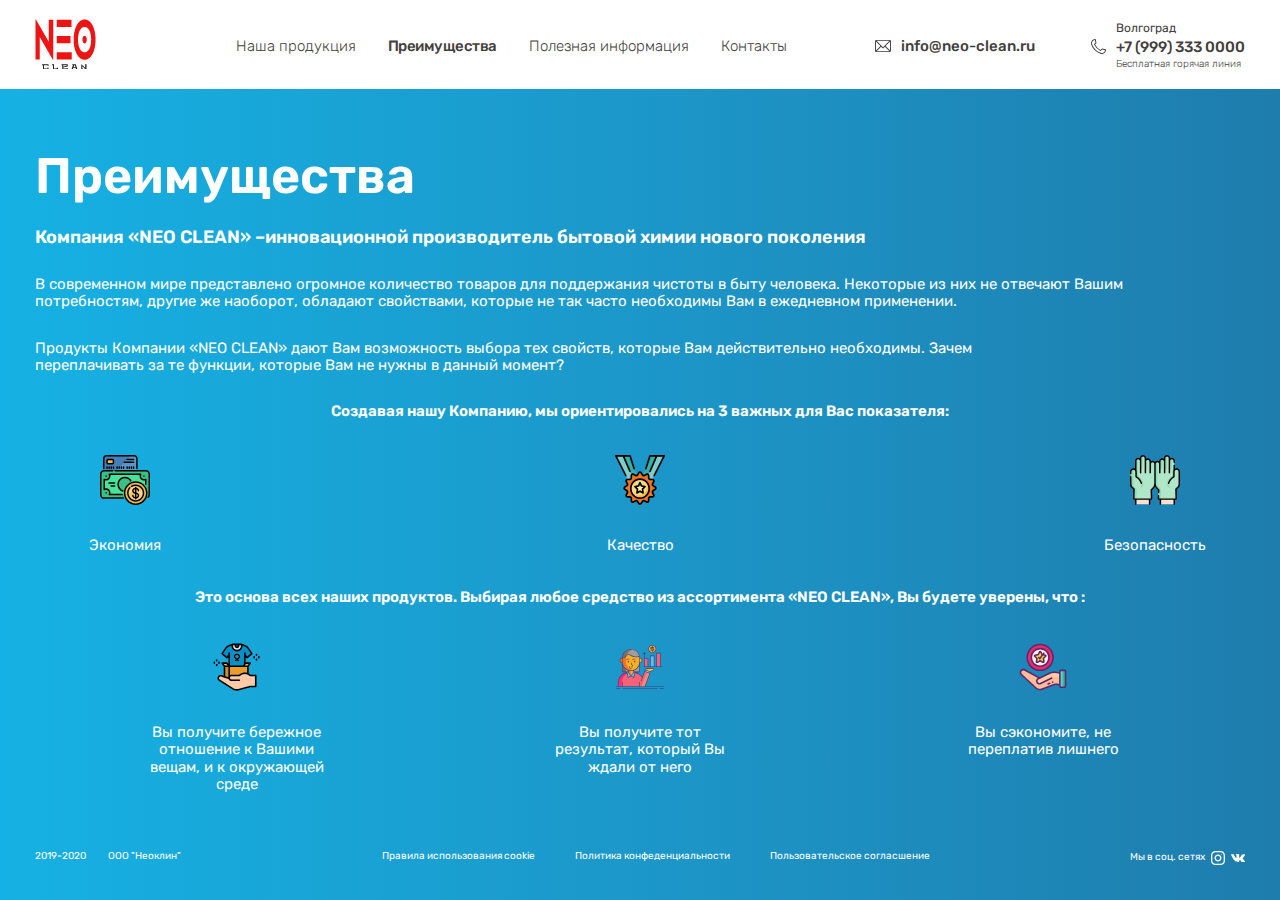
<file: advantages.html>
<!DOCTYPE html>
<html lang="ru">
<head>
    <meta charset="UTF-8">
    <meta name="viewport" content="width=device-width, initial-scale=1.0">
    <title>NeoClean</title>
    <link href="https://fonts.googleapis.com/css2?family=Rubik:wght@300;400;500;700&display=swap" rel="stylesheet">
    <link rel="stylesheet" href="css/normalize.css">
    <link rel="stylesheet" href="css/style.css">
    <link rel="icon" type="image/x-icon" href="img/favicon.ico">
</head>
<body>

    <!-- Sprites -->
    <svg style="display: none;">
        <symbol id="email" viewBox="0 0 16 12">
            <g>
                <path d="M14.594-.09C15.37-.09 16 .544 16 1.316v9.375c0 .777-.634 1.406-1.406 1.406H1.406A1.409 1.409 0 0 1 0 10.691V1.316C0 .541.632-.09 1.406-.09zM1.605.848l6.425 6.37L14.4.847zm3.847 5.134L.938 1.506v8.991zM14.4 11.16L9.906 6.667 8.363 8.21a.469.469 0 0 1-.662.002l-1.583-1.57L1.6 11.16zm.662-9.65L10.57 6.004l4.493 4.493z"/>
            </g>
        </symbol>
        <symbol id="tel" viewBox="0 0 15 15">
            <g>
                <path d="M10.78 15c-.484 0-.964-.086-1.433-.256a15.29 15.29 0 0 1-5.552-3.539A15.288 15.288 0 0 1 .256 5.653a4.149 4.149 0 0 1-.212-2.039A4.247 4.247 0 0 1 2.231.5c.617-.332 1.29-.5 2-.5.221 0 .412.154.458.37l.736 3.434a.469.469 0 0 1-.127.43L4.041 5.49a12.339 12.339 0 0 0 5.468 5.468l1.257-1.257a.47.47 0 0 1 .43-.127l3.433.736c.217.046.37.237.37.458 0 .71-.167 1.383-.499 2a4.264 4.264 0 0 1-3.114 2.186c-.202.03-.404.045-.606.045zM3.856.958a3.247 3.247 0 0 0-2.321 1.383 3.23 3.23 0 0 0-.398 2.992 14.217 14.217 0 0 0 8.53 8.53 3.23 3.23 0 0 0 2.992-.398 3.247 3.247 0 0 0 1.383-2.321l-2.793-.599-1.313 1.313a.469.469 0 0 1-.53.093 13.273 13.273 0 0 1-6.357-6.356.469.469 0 0 1 .093-.531l1.313-1.313z"/>
            </g>
        </symbol>
        <symbol id="inst" viewBox="0 0 14 14">
            <g>
                <path d="M9.625 0H4.375C1.95913 0 0 1.95913 0 4.375V9.625C0 12.0409 1.95913 14 4.375 14H9.625C12.0409 14 14 12.0409 14 9.625V4.375C14 1.95913 12.0409 0 9.625 0ZM12.6875 9.625C12.6875 11.3138 11.3138 12.6875 9.625 12.6875H4.375C2.68625 12.6875 1.3125 11.3138 1.3125 9.625V4.375C1.3125 2.68625 2.68625 1.3125 4.375 1.3125H9.625C11.3138 1.3125 12.6875 2.68625 12.6875 4.375V9.625Z"/>
                <path d="M7 3.5C5.06712 3.5 3.5 5.06712 3.5 7C3.5 8.93288 5.06712 10.5 7 10.5C8.93288 10.5 10.5 8.93288 10.5 7C10.5 5.06712 8.93288 3.5 7 3.5ZM7 9.1875C5.79425 9.1875 4.8125 8.20575 4.8125 7C4.8125 5.79338 5.79425 4.8125 7 4.8125C8.20575 4.8125 9.1875 5.79338 9.1875 7C9.1875 8.20575 8.20575 9.1875 7 9.1875Z"/>
                <path d="M10.7625 3.70375C11.0201 3.70375 11.2289 3.49494 11.2289 3.23737C11.2289 2.9798 11.0201 2.771 10.7625 2.771C10.5049 2.771 10.2961 2.9798 10.2961 3.23737C10.2961 3.49494 10.5049 3.70375 10.7625 3.70375Z"/>
            </g>
        </symbol>
        <symbol id="vk" viewBox="0 0 14 8">
            <g>
                <path d="M13.8752 7.12485C13.8376 7.06184 13.6048 6.55606 12.4847 5.51648C11.3122 4.4279 11.4697 4.60466 12.882 2.7224C13.7422 1.57607 14.0861 0.876014 13.9785 0.576742C13.8761 0.291471 13.2434 0.366726 13.2434 0.366726L11.1398 0.378977C11.1398 0.378977 10.984 0.357975 10.8676 0.427106C10.7547 0.495361 10.6821 0.652872 10.6821 0.652872C10.6821 0.652872 10.3487 1.54019 9.90417 2.29449C8.96698 3.88623 8.59158 3.97024 8.43844 3.87136C8.08229 3.64122 8.17155 2.94554 8.17155 2.452C8.17155 0.909266 8.40519 0.266094 7.71564 0.0998314C7.48637 0.0447024 7.31836 0.00794971 6.73294 0.00182426C5.98213 -0.00605132 5.34596 0.00444945 4.98631 0.180337C4.74654 0.297596 4.56191 0.55924 4.67479 0.574117C4.81392 0.592493 5.12895 0.658998 5.29608 0.886514C5.51223 1.17966 5.50435 1.83946 5.50435 1.83946C5.50435 1.83946 5.62861 3.65522 5.2147 3.88098C4.93031 4.03587 4.5409 3.71997 3.70522 2.27524C3.27731 1.53581 2.95354 0.717627 2.95354 0.717627C2.95354 0.717627 2.89141 0.565366 2.78027 0.483985C2.64551 0.385103 2.4565 0.3536 2.4565 0.3536L0.456104 0.365851C0.456104 0.365851 0.155957 0.374602 0.0456987 0.504986C-0.0523085 0.62137 0.0378231 0.861137 0.0378231 0.861137C0.0378231 0.861137 1.60419 4.52503 3.37707 6.37229C5.00381 8.06554 6.8502 7.95441 6.8502 7.95441H7.68676C7.68676 7.95441 7.93965 7.92641 8.06829 7.78727C8.1873 7.65951 8.18292 7.41974 8.18292 7.41974C8.18292 7.41974 8.1663 6.29704 8.68783 6.13165C9.2015 5.96889 9.86129 7.21673 10.5605 7.69714C11.089 8.06029 11.4907 7.98066 11.4907 7.98066L13.3607 7.95441C13.3607 7.95441 14.339 7.89403 13.8752 7.12485Z">
            </g>
        </symbol>
    </svg>
    <!-- /Sprites -->

    <div class="hamburger-menu-background" style="width: 0;"></div>

    <div class="main--full-page main--advantages">
        <!-- Header -->
        <header class="section-outer section-header">
            <div class="section-inner">
                <div class="section-header-logo">
                    <a href="index.html">
                        <img src="img/header/logo.png" alt="">
                    </a>
                </div>
                <nav class="section-header-nav">
                    <a href="ourProduct.html" class="section-header-nav__link">
                        Наша продукция
                    </a>
                    <a href="advantages.html" class="section-header-nav__link active" data-text="Преимущества">Преимущества</a>
                    <a href="tips.html"class="section-header-nav__link" data-text="Полезная информация">Полезная информация</a>
                    <a href="contacts.html"class="section-header-nav__link" data-text="Контакты">Контакты</a>
                </nav>
                <div class="section-header-mail">
                    <svg class="email">
                        <use xlink:href="#email"></use>
                    </svg>
                    <div class="section-header-mail-text">info@neo-clean.ru</div>
                </div>
                <div class="section-header-contact">
                    <svg class="tel">
                        <use xlink:href="#tel"></use>
                    </svg>
                    <div class="section-header-contact-text">
                        <div class="section-header-contact-city">Волгоград</div>
                        <a href="tel:+7999333000" class="section-header-contact-text__telephone">+7 (999) 333 0000</a>
                        <div class="section-header-contact-text__free">Бесплатная горячая линия</div>
                    </div>
                </div>
                <div class="section-header-hamburger">
                    <span id="bar1" class=bar></span>
                    <span id="bar2" class=bar></span>
                    <span id="bar3" class=bar></span>
                    <span class="section-header-hamburger-text">Закрыть</span>
                </div>
            </div>
        </header>
        <!-- /Header -->

        <!-- Advantages -->
        <section class="section-outer section-advantages">
            <div class="section-inner">
                <div class="title">
                    Преимущества
                </div>
                <div class="section-advantages-content">
                    <div class="section-advantages-content__title">
                        Компания «NEO CLEAN» –инновационной производитель бытовой химии нового поколения
                    </div>
                    <div class="section-advantages-text">
                        В современном мире представлено огромное количество товаров для поддержания чистоты в быту человека. Некоторые из них не отвечают Вашим потребностям, другие же наоборот, обладают свойствами, которые не так часто необходимы Вам в ежедневном применении.
                        <p>
                            Продукты Компании «NEO CLEAN» дают Вам возможность выбора тех свойств, которые Вам действительно необходимы. Зачем переплачивать за те функции, которые Вам не нужны в данный момент? 
                        </p>
                    </div>
                    <div class="section-advantages-box">
                        <div class="section-advantages-box__title">
                            Создавая нашу Компанию, мы ориентировались на 3 важных для Вас показателя:
                        </div>
                        <div class="section-advantages-box__row">
                            <div class="section-advantages-box__item">
                                <div class="section-advantages-box__item-img">
                                    <img src="img/advantages/money.svg" alt="">
                                </div>
                                <div class="section-advantages-box__item-text">
                                    Экономия
                                </div>
                            </div>
                            <div class="section-advantages-box__item">
                                <div class="section-advantages-box__item-img">
                                    <img src="img/advantages/medal.svg" alt="">
                                </div>
                                <div class="section-advantages-box__item-text">
                                    Качество
                                </div>
                            </div>
                            <div class="section-advantages-box__item">
                                <div class="section-advantages-box__item-img">
                                    <img src="img/advantages/hands.svg" alt="">
                                </div>
                                <div class="section-advantages-box__item-text">
                                    Безопасность
                                </div>
                            </div>
                        </div>
                    </div>
                    <div class="section-advantages-box box--margin-top">
                        <div class="section-advantages-box__title title--margin-bottom">
                            Это основа всех наших продуктов. Выбирая любое средство из ассортимента «NEO CLEAN», Вы будете уверены, что :
                        </div>
                        <div class="section-advantages-box__row row--space-around">
                            <div class="section-advantages-box__item">
                                <div class="section-advantages-box__item-img">
                                    <img src="img/advantages/clothes-donation.svg" alt="">
                                </div>
                                <div class="section-advantages-box__item-text">
                                    Вы получите бережное отношение к Вашими вещам, и к окружающей среде
                                </div>
                            </div>
                            <div class="section-advantages-box__item">
                                <div class="section-advantages-box__item-img">
                                    <img src="img/advantages/forecasting.svg" alt="">
                                </div>
                                <div class="section-advantages-box__item-text">
                                    Вы получите тот результат, который Вы ждали от него
                                </div>
                            </div>
                            <div class="section-advantages-box__item item--margin-top">
                                <div class="section-advantages-box__item-img">
                                    <img src="img/advantages/result.svg" alt="">
                                </div>
                                <div class="section-advantages-box__item-text">
                                    Вы сэкономите, не переплатив лишнего
                                </div>
                            </div>
                        </div>
                    </div>
                </div>
            </div>
        </section>
        <!-- /Advantages -->


        <!-- Footer -->
        <footer class="section-outer section-footer section-footer--advantages">
            <div class="section-inner">
                <div class="section-footer-copyright">
                    <span>2019-2020</span>
                    <span>ООО "Неоклин"</span>
                </div>
                <nav class="section-footer-nav">
                    <a href="#" class="section-footer-nav__link">
                        Правила использования cookie
                    </a>
                    <a href="#" class="section-footer-nav__link">
                        Политика конфеденциальности
                    </a>
                    <a href="#" class="section-footer-nav__link">
                        Пользовательское согласшение
                    </a>
                </nav>
                <div class="section-footer-media">
                    <span class="section-footer-media__text">
                        Мы в соц. сетях 
                    </span>
                    <a href="#" class="section-footer-media__link">
                        <svg class="inst">
                            <use xlink:href="#inst"></use>
                        </svg>
                    </a>
                    <a href="#"  class="section-footer-media__link">
                        <svg class="vk">
                            <use xlink:href="#vk"></use>
                        </svg>
                    </a>
                </div>
            </div>
        </footer>
        <!-- /Footer -->
    </div>
    <script src="js/header.js"></script>
</body>
</html>
</file>
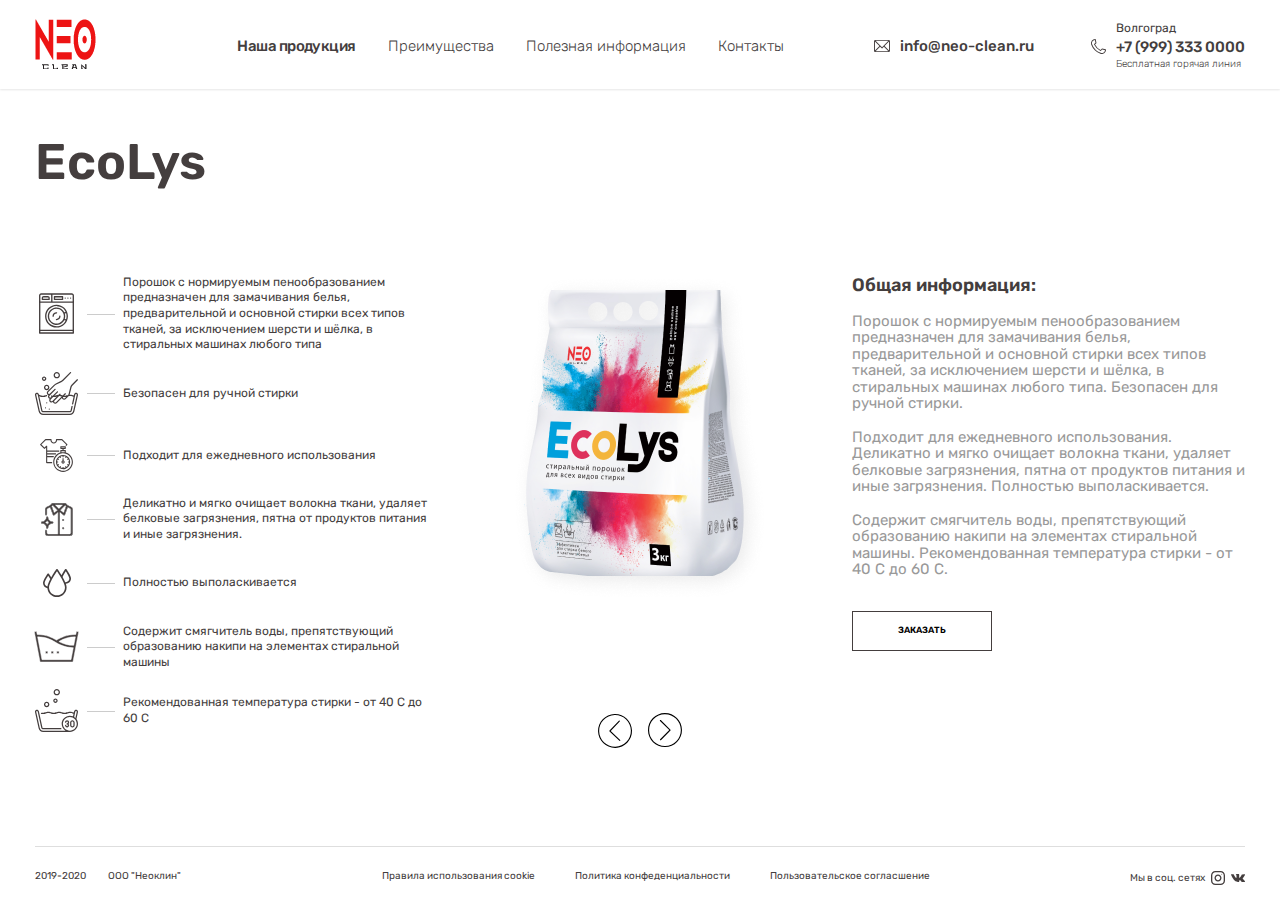
<file: ecolys.html>
<!DOCTYPE html>
<html lang="ru">
<head>
    <meta charset="UTF-8">
    <meta name="viewport" content="width=device-width, initial-scale=1.0">
    <title>NeoClean</title>
    <link href="https://fonts.googleapis.com/css2?family=Rubik:wght@300;400;500;700&display=swap" rel="stylesheet">
    <link rel="stylesheet" href="css/normalize.css">
    <link rel="stylesheet" href="css/style.css">
    <link rel="icon" type="image/x-icon" href="img/favicon.ico">
</head>
<body>
    <!-- Sprites -->
    <svg style="display: none;">
        <symbol id="email" viewBox="0 0 16 12">
            <g>
                <path d="M14.594-.09C15.37-.09 16 .544 16 1.316v9.375c0 .777-.634 1.406-1.406 1.406H1.406A1.409 1.409 0 0 1 0 10.691V1.316C0 .541.632-.09 1.406-.09zM1.605.848l6.425 6.37L14.4.847zm3.847 5.134L.938 1.506v8.991zM14.4 11.16L9.906 6.667 8.363 8.21a.469.469 0 0 1-.662.002l-1.583-1.57L1.6 11.16zm.662-9.65L10.57 6.004l4.493 4.493z"/>
            </g>
        </symbol>
        <symbol id="close" viewBox="0 0 19 19">
            <g>
                <path d="M10.5494 9.50076L18.7824 1.26777C19.0722 0.977904 19.0722 0.507952 18.7824 0.218128C18.4925 -0.0716957 18.0226 -0.0717328 17.7327 0.218128L9.49975 8.45113L1.26679 0.218128C0.976927 -0.0717328 0.506975 -0.0717328 0.217151 0.218128C-0.0726722 0.507989 -0.0727093 0.977941 0.217151 1.26777L8.45011 9.50073L0.217151 17.7337C-0.0727093 18.0236 -0.0727093 18.4935 0.217151 18.7834C0.362063 18.9283 0.552026 19.0007 0.741988 19.0007C0.931951 19.0007 1.12188 18.9283 1.26683 18.7834L9.49975 10.5504L17.7327 18.7834C17.8776 18.9283 18.0676 19.0007 18.2575 19.0007C18.4475 19.0007 18.6374 18.9283 18.7824 18.7834C19.0722 18.4935 19.0722 18.0235 18.7824 17.7337L10.5494 9.50076Z" fill="#999999"/>
            </g>
        </symbol>
        <symbol id="tel" viewBox="0 0 15 15">
            <g>
                <path d="M10.78 15c-.484 0-.964-.086-1.433-.256a15.29 15.29 0 0 1-5.552-3.539A15.288 15.288 0 0 1 .256 5.653a4.149 4.149 0 0 1-.212-2.039A4.247 4.247 0 0 1 2.231.5c.617-.332 1.29-.5 2-.5.221 0 .412.154.458.37l.736 3.434a.469.469 0 0 1-.127.43L4.041 5.49a12.339 12.339 0 0 0 5.468 5.468l1.257-1.257a.47.47 0 0 1 .43-.127l3.433.736c.217.046.37.237.37.458 0 .71-.167 1.383-.499 2a4.264 4.264 0 0 1-3.114 2.186c-.202.03-.404.045-.606.045zM3.856.958a3.247 3.247 0 0 0-2.321 1.383 3.23 3.23 0 0 0-.398 2.992 14.217 14.217 0 0 0 8.53 8.53 3.23 3.23 0 0 0 2.992-.398 3.247 3.247 0 0 0 1.383-2.321l-2.793-.599-1.313 1.313a.469.469 0 0 1-.53.093 13.273 13.273 0 0 1-6.357-6.356.469.469 0 0 1 .093-.531l1.313-1.313z"/>
            </g>
        </symbol>
        <symbol id="inst" viewBox="0 0 14 14">
            <g>
                <path d="M9.625 0H4.375C1.95913 0 0 1.95913 0 4.375V9.625C0 12.0409 1.95913 14 4.375 14H9.625C12.0409 14 14 12.0409 14 9.625V4.375C14 1.95913 12.0409 0 9.625 0ZM12.6875 9.625C12.6875 11.3138 11.3138 12.6875 9.625 12.6875H4.375C2.68625 12.6875 1.3125 11.3138 1.3125 9.625V4.375C1.3125 2.68625 2.68625 1.3125 4.375 1.3125H9.625C11.3138 1.3125 12.6875 2.68625 12.6875 4.375V9.625Z"/>
                <path d="M7 3.5C5.06712 3.5 3.5 5.06712 3.5 7C3.5 8.93288 5.06712 10.5 7 10.5C8.93288 10.5 10.5 8.93288 10.5 7C10.5 5.06712 8.93288 3.5 7 3.5ZM7 9.1875C5.79425 9.1875 4.8125 8.20575 4.8125 7C4.8125 5.79338 5.79425 4.8125 7 4.8125C8.20575 4.8125 9.1875 5.79338 9.1875 7C9.1875 8.20575 8.20575 9.1875 7 9.1875Z"/>
                <path d="M10.7625 3.70375C11.0201 3.70375 11.2289 3.49494 11.2289 3.23737C11.2289 2.9798 11.0201 2.771 10.7625 2.771C10.5049 2.771 10.2961 2.9798 10.2961 3.23737C10.2961 3.49494 10.5049 3.70375 10.7625 3.70375Z"/>
            </g>
        </symbol>
        <symbol id="vk" viewBox="0 0 14 8">
            <g>
                <path d="M13.8752 7.12485C13.8376 7.06184 13.6048 6.55606 12.4847 5.51648C11.3122 4.4279 11.4697 4.60466 12.882 2.7224C13.7422 1.57607 14.0861 0.876014 13.9785 0.576742C13.8761 0.291471 13.2434 0.366726 13.2434 0.366726L11.1398 0.378977C11.1398 0.378977 10.984 0.357975 10.8676 0.427106C10.7547 0.495361 10.6821 0.652872 10.6821 0.652872C10.6821 0.652872 10.3487 1.54019 9.90417 2.29449C8.96698 3.88623 8.59158 3.97024 8.43844 3.87136C8.08229 3.64122 8.17155 2.94554 8.17155 2.452C8.17155 0.909266 8.40519 0.266094 7.71564 0.0998314C7.48637 0.0447024 7.31836 0.00794971 6.73294 0.00182426C5.98213 -0.00605132 5.34596 0.00444945 4.98631 0.180337C4.74654 0.297596 4.56191 0.55924 4.67479 0.574117C4.81392 0.592493 5.12895 0.658998 5.29608 0.886514C5.51223 1.17966 5.50435 1.83946 5.50435 1.83946C5.50435 1.83946 5.62861 3.65522 5.2147 3.88098C4.93031 4.03587 4.5409 3.71997 3.70522 2.27524C3.27731 1.53581 2.95354 0.717627 2.95354 0.717627C2.95354 0.717627 2.89141 0.565366 2.78027 0.483985C2.64551 0.385103 2.4565 0.3536 2.4565 0.3536L0.456104 0.365851C0.456104 0.365851 0.155957 0.374602 0.0456987 0.504986C-0.0523085 0.62137 0.0378231 0.861137 0.0378231 0.861137C0.0378231 0.861137 1.60419 4.52503 3.37707 6.37229C5.00381 8.06554 6.8502 7.95441 6.8502 7.95441H7.68676C7.68676 7.95441 7.93965 7.92641 8.06829 7.78727C8.1873 7.65951 8.18292 7.41974 8.18292 7.41974C8.18292 7.41974 8.1663 6.29704 8.68783 6.13165C9.2015 5.96889 9.86129 7.21673 10.5605 7.69714C11.089 8.06029 11.4907 7.98066 11.4907 7.98066L13.3607 7.95441C13.3607 7.95441 14.339 7.89403 13.8752 7.12485Z">
            </g>
        </symbol>
        <symbol id="arrow-next" viewBox="0 0 36 36">
            <g>
                <path d="M0.504205 17.7166C0.570322 27.369 8.44877 35.1402 18.1012 35.0741C27.7535 35.008 35.5248 27.1296 35.4587 17.4772C35.3817 7.82939 27.5097 0.0645009 17.8617 0.119665C8.20934 0.185782 0.438089 8.06423 0.504205 17.7166ZM34.2935 17.4852C34.3552 26.4941 27.1021 33.8473 18.0932 33.909C9.08424 33.9707 1.73106 26.7176 1.66935 17.7086C1.61794 8.70393 8.86514 1.35676 17.8697 1.28481C26.8786 1.22311 34.2318 8.47623 34.2935 17.4852Z"/>
                <path d="M12.861 8.15662L22.4009 17.5667L12.9908 27.1066C12.7743 27.3338 12.7767 27.6918 12.9963 27.916C13.2214 28.1459 13.5903 28.1498 13.8202 27.9247L23.6393 17.9701C23.7478 17.8601 23.8083 17.7116 23.8072 17.5571C23.8061 17.4025 23.7437 17.2548 23.6337 17.1464L13.6791 7.32721C13.6744 7.32237 13.6696 7.31767 13.6647 7.31304C13.4318 7.09113 13.063 7.09999 12.8411 7.33295C12.6191 7.56591 12.628 7.93464 12.861 8.15662Z"/>
            </g>
        </symbol>
        <symbol id="arrow" viewBox="0 0 36 36">
            <g>
                <path d="M0.504205 17.7166C0.570322 27.369 8.44877 35.1402 18.1012 35.0741C27.7535 35.008 35.5248 27.1296 35.4587 17.4772C35.3817 7.82939 27.5097 0.0645009 17.8617 0.119665C8.20934 0.185782 0.438089 8.06423 0.504205 17.7166ZM34.2935 17.4852C34.3552 26.4941 27.1021 33.8473 18.0932 33.909C9.08424 33.9707 1.73106 26.7176 1.66935 17.7086C1.61794 8.70393 8.86514 1.35676 17.8697 1.28481C26.8786 1.22311 34.2318 8.47623 34.2935 17.4852Z" fill=""/>
                <path d="M12.861 8.15662L22.4009 17.5667L12.9908 27.1066C12.7743 27.3338 12.7767 27.6918 12.9963 27.916C13.2214 28.1459 13.5903 28.1498 13.8202 27.9247L23.6393 17.9701C23.7478 17.8601 23.8083 17.7116 23.8072 17.5571C23.8061 17.4025 23.7437 17.2548 23.6337 17.1464L13.6791 7.32721C13.6744 7.32237 13.6696 7.31767 13.6647 7.31304C13.4318 7.09113 13.063 7.09999 12.8411 7.33295C12.6191 7.56591 12.628 7.93464 12.861 8.15662Z"/>

            </g>
        </symbol>
    </svg>
        <!-- /Sprites -->
    <div class="hamburger-menu-background" style="width: 0;"></div>

    <div class="modal">
        <div class="modal-background"></div>
        <form action="#" class="form">
            <div class="form__button-close">
                <svg class="close">
                    <use xlink:href="#close"></use>
                </svg>
            </div>
            <div class="form__title">Свяжитесь с нами</div>
            <div class="form__input">
                <input class="input" type="text" required="">
                <span class="form__input-text">Ваше имя</span>
            </div>
            <div class="form__input">
                <input class="input" type="tel" required="">
                <span class="form__input-text">Телефон</span>
            </div>
            <div class="form__input">
                <input class="input" type="email" required="">
                <span class="form__input-text">Email</span>
            </div>
            <button type="submit" class="form__button">
                <span>Отправить</span>
            </button>
        </form>
    </div>

    <div class="main">
        <!-- Header -->
        <header class="section-outer section-header">
            <div class="section-inner">
                <div class="section-header-logo">
                    <a href="index.html">
                        <img src="img/header/logo.png" alt="">
                    </a>
                </div>
                <nav class="section-header-nav">
                    <a href="ourProduct.html" class="section-header-nav__link active">
                        <span>Наша продукция</span>
                    </a>
                    <a href="advantages.html" class="section-header-nav__link">Преимущества</a>
                    <a href="tips.html" class="section-header-nav__link">Полезная информация</a>
                    <a href="contacts.html" class="section-header-nav__link">Контакты</a>
                </nav>
                <div class="section-header-mail">
                    <svg class="email">
                        <use xlink:href="#email"></use>
                    </svg>
                    <div class="section-header-mail-text">info@neo-clean.ru</div>
                </div>
                <div class="section-header-contact">
                    <svg class="tel">
                        <use xlink:href="#tel"></use>
                    </svg>
                    <div class="section-header-contact-text">
                        <div class="section-header-contact-city">Волгоград</div>
                        <a href="tel:+7999333000" class="section-header-contact-text__telephone">+7 (999) 333 0000</a>
                        <div class="section-header-contact-text__free">Бесплатная горячая линия</div>
                    </div>
                </div>
                <div class="section-header-hamburger">
                    <span id="bar1" class=bar></span>
                    <span id="bar2" class=bar></span>
                    <span id="bar3" class=bar></span>
                    <span class="section-header-hamburger-text">Закрыть</span>
                </div>
            </div>
        </header>
        <!-- /Header -->

        <!-- product-descripton -->
        <section class="section-outer section-product-descripton">
            <div class="section-inner">
                <div class="title">EcoLys</div>
                <div class="section-product-descripton__item">
                    <div class="section-product-descripton__about">
                        <div class="section-product-descripton__about__title">
                            Стиральный порошок EcoLys
                        </div>
                        <div class="section-product-descripton__about__text">
                            Инновационный продукт, в основу которого входят компоненты природного происхождения. Формула стирального порошка подобрана таким образом, чтобы минимизировать вредное воздействие продукта  на человека и окружающую среду после процесса стирки. В состав входят также компоненты, защищающие элементы стиральной машины. И всё это при неизменно высоком качестве стирки.
                        </div>
                    </div>
                    <div class="section-product-descripton-specifications">
                        <div class="section-product-descripton-specifications__item">
                            <div class="section-product-descripton-specifications__img">
                                <img src="img/product-description/washing-machine.svg" alt="">
                            </div>
                            <div class="section-product-descripton-specifications__text">
                                Порошок с нормируемым пенообразованием предназначен для замачивания белья, предварительной и основной стирки всех типов тканей, за исключением шерсти и шёлка, в стиральных машинах любого типа
                            </div>
                        </div>
                        <div class="section-product-descripton-specifications__item">
                            <div class="section-product-descripton-specifications__img">
                                <img src="img/product-description/safety.svg" alt="">
                            </div>
                            <div class="section-product-descripton-specifications__text">
                                Безопасен для ручной стирки
                            </div>
                        </div>
                        <div class="section-product-descripton-specifications__item">
                            <div class="section-product-descripton-specifications__img">
                                <img src="img/product-description/laundry.svg" alt="">
                            </div>
                            <div class="section-product-descripton-specifications__text">
                                Подходит для ежедневного использования
                            </div>
                        </div>
                        <div class="section-product-descripton-specifications__item">
                            <div class="section-product-descripton-specifications__img">
                                <img src="img/product-description/shirt.svg" alt="">
                            </div>
                            <div class="section-product-descripton-specifications__text">
                                Деликатно и мягко очищает волокна ткани, удаляет белковые загрязнения, пятна от продуктов питания и иные загрязнения.
                            </div>
                        </div>
                        <div class="section-product-descripton-specifications__item">
                            <div class="section-product-descripton-specifications__img">
                                <img src="img/product-description/drop.svg" alt="">
                            </div>
                            <div class="section-product-descripton-specifications__text">
                                Полностью выполаскивается
                            </div>
                        </div>
                        <div class="section-product-descripton-specifications__item">
                            <div class="section-product-descripton-specifications__img">
                                <img src="img/product-description/bucket.svg" alt="">
                            </div>
                            <div class="section-product-descripton-specifications__text">
                                Содержит смягчитель воды,  препятствующий образованию накипи на элементах стиральной машины
                            </div>
                        </div>
                        <div class="section-product-descripton-specifications__item">
                            <div class="section-product-descripton-specifications__img">
                                <img src="img/product-description/bucket-30.svg" alt="">
                            </div>
                            <div class="section-product-descripton-specifications__text">
                                Рекомендованная температура стирки - от 40 С до 60 С
                            </div>
                        </div>
                    </div>
                    <div class="section-product-descripton-slider">
                        <div class="slider-container">
                            <div class="slider-track">
                                <div class="slider-item">
                                    <img src="img/product-description/ecolys.png" alt="">
                                </div>
                                <div class="slider-item">
                                    <img src="img/product-description/ecolys.png" alt="">
                                </div>
                                <div class="slider-item">
                                    <img src="img/product-description/ecolys.png" alt="">
                                </div>
                            </div>
                        </div>
                        <div class="section-product-descripton-slider-buttons">
                            <div class="section-product-descripton-slider__button btn-prev">
                                <svg class="arrow arrow--prev">
                                    <use xlink:href="#arrow"></use>
                                </svg>
                            </div>
                            <div class="section-product-descripton-slider__button btn-next">
                                <svg class="arrow arrow--next">
                                    <use xlink:href="#arrow"></use>
                                </svg>
                            </div>
                        </div>
                    </div>
                    <div class="section-product-descripton-info">
                       <div class="section-product-descripton-info__title">Общая информация:
                    </div>
                    <div class="section-product-descripton-info__text">
                            Порошок с нормируемым пенообразованием предназначен для замачивания белья, предварительной и основной стирки всех типов тканей, за исключением шерсти и шёлка, в стиральных машинах любого типа. Безопасен для ручной стирки. 
                        <p>
                            Подходит для ежедневного использования. Деликатно и мягко очищает волокна ткани, удаляет белковые загрязнения, пятна от продуктов питания и иные загрязнения. Полностью выполаскивается. 
                        </p>
                        <p>
                            Содержит смягчитель воды,  препятствующий образованию накипи на элементах стиральной машины. Рекомендованная температура стирки - от 40 С до 60 С.
                        </p>
                    </div>
                    <button type="button" class="section-product-descripton-info__button">
                        <span>заказать</span>
                    </button>
                    </div>
                </div>
            </div>
        </section>
        <!-- Product-item -->

        <!-- Footer -->
        <footer class="section-outer section-footer section-footer--gray">
            <div class="section-inner">
                <div class="section-footer-copyright">
                    <span>2019-2020</span>
                    <span>ООО "Неоклин"</span>
                </div>
                <nav class="section-footer-nav">
                    <a href="#" class="section-footer-nav__link">
                        Правила использования cookie
                    </a>
                    <a href="#" class="section-footer-nav__link">
                        Политика конфеденциальности
                    </a>
                    <a href="#" class="section-footer-nav__link">
                        Пользовательское согласшение
                    </a>
                </nav>
                <div class="section-footer-media">
                    <span class="section-footer-media__text">
                        Мы в соц. сетях 
                    </span>
                    <a href="#" class="section-footer-media__link">
                        <svg class="inst">
                            <use xlink:href="#inst"></use>
                        </svg>
                    </a>
                    <a href="#"  class="section-footer-media__link">
                        <svg class="vk">
                            <use xlink:href="#vk"></use>
                        </svg>
                    </a>
                </div>
            </div>
        </footer>
        <!-- /Footer -->
        <script src="js/header.js"></script>
        <script src="js/slider.js"></script>
        <script src="js/buy.js"></script>
    </div>
</body>
</html>
</file>
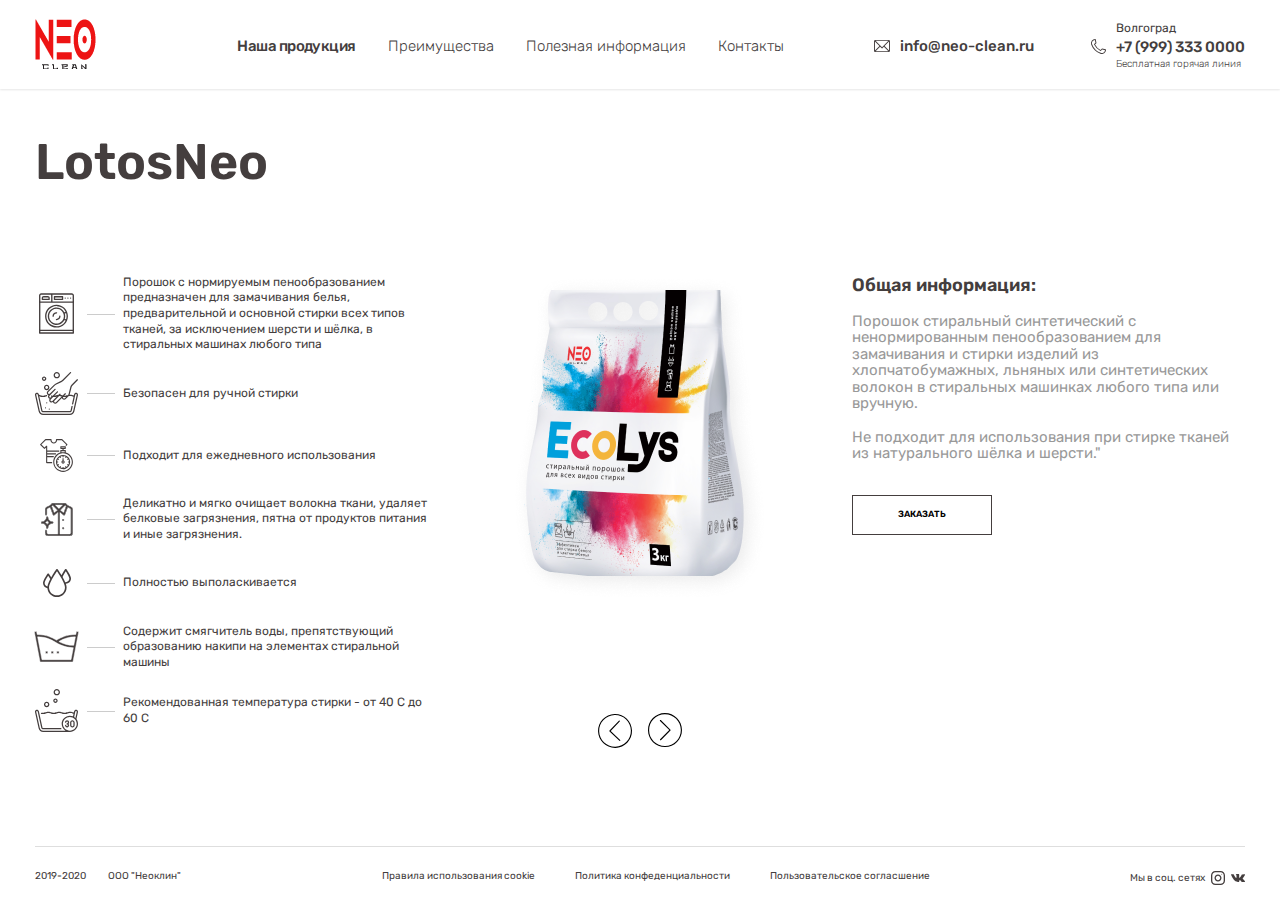
<file: lotosneo.html>
<!DOCTYPE html>
<html lang="ru">
<head>
    <meta charset="UTF-8">
    <meta name="viewport" content="width=device-width, initial-scale=1.0">
    <title>NeoClean</title>
    <link href="https://fonts.googleapis.com/css2?family=Rubik:wght@300;400;500;700&display=swap" rel="stylesheet">
    <link rel="stylesheet" href="css/normalize.css">
    <link rel="stylesheet" href="css/style.css">
    <link rel="icon" type="image/x-icon" href="img/favicon.ico">
</head>
<body>
    <!-- Sprites -->
    <svg style="display: none;">
        <symbol id="email" viewBox="0 0 16 12">
            <g>
                <path d="M14.594-.09C15.37-.09 16 .544 16 1.316v9.375c0 .777-.634 1.406-1.406 1.406H1.406A1.409 1.409 0 0 1 0 10.691V1.316C0 .541.632-.09 1.406-.09zM1.605.848l6.425 6.37L14.4.847zm3.847 5.134L.938 1.506v8.991zM14.4 11.16L9.906 6.667 8.363 8.21a.469.469 0 0 1-.662.002l-1.583-1.57L1.6 11.16zm.662-9.65L10.57 6.004l4.493 4.493z"/>
            </g>
        </symbol>
        <symbol id="close" viewBox="0 0 19 19">
            <g>
                <path d="M10.5494 9.50076L18.7824 1.26777C19.0722 0.977904 19.0722 0.507952 18.7824 0.218128C18.4925 -0.0716957 18.0226 -0.0717328 17.7327 0.218128L9.49975 8.45113L1.26679 0.218128C0.976927 -0.0717328 0.506975 -0.0717328 0.217151 0.218128C-0.0726722 0.507989 -0.0727093 0.977941 0.217151 1.26777L8.45011 9.50073L0.217151 17.7337C-0.0727093 18.0236 -0.0727093 18.4935 0.217151 18.7834C0.362063 18.9283 0.552026 19.0007 0.741988 19.0007C0.931951 19.0007 1.12188 18.9283 1.26683 18.7834L9.49975 10.5504L17.7327 18.7834C17.8776 18.9283 18.0676 19.0007 18.2575 19.0007C18.4475 19.0007 18.6374 18.9283 18.7824 18.7834C19.0722 18.4935 19.0722 18.0235 18.7824 17.7337L10.5494 9.50076Z" fill="#999999"/>
            </g>
        </symbol>
        <symbol id="tel" viewBox="0 0 15 15">
            <g>
                <path d="M10.78 15c-.484 0-.964-.086-1.433-.256a15.29 15.29 0 0 1-5.552-3.539A15.288 15.288 0 0 1 .256 5.653a4.149 4.149 0 0 1-.212-2.039A4.247 4.247 0 0 1 2.231.5c.617-.332 1.29-.5 2-.5.221 0 .412.154.458.37l.736 3.434a.469.469 0 0 1-.127.43L4.041 5.49a12.339 12.339 0 0 0 5.468 5.468l1.257-1.257a.47.47 0 0 1 .43-.127l3.433.736c.217.046.37.237.37.458 0 .71-.167 1.383-.499 2a4.264 4.264 0 0 1-3.114 2.186c-.202.03-.404.045-.606.045zM3.856.958a3.247 3.247 0 0 0-2.321 1.383 3.23 3.23 0 0 0-.398 2.992 14.217 14.217 0 0 0 8.53 8.53 3.23 3.23 0 0 0 2.992-.398 3.247 3.247 0 0 0 1.383-2.321l-2.793-.599-1.313 1.313a.469.469 0 0 1-.53.093 13.273 13.273 0 0 1-6.357-6.356.469.469 0 0 1 .093-.531l1.313-1.313z"/>
            </g>
        </symbol>
        <symbol id="inst" viewBox="0 0 14 14">
            <g>
                <path d="M9.625 0H4.375C1.95913 0 0 1.95913 0 4.375V9.625C0 12.0409 1.95913 14 4.375 14H9.625C12.0409 14 14 12.0409 14 9.625V4.375C14 1.95913 12.0409 0 9.625 0ZM12.6875 9.625C12.6875 11.3138 11.3138 12.6875 9.625 12.6875H4.375C2.68625 12.6875 1.3125 11.3138 1.3125 9.625V4.375C1.3125 2.68625 2.68625 1.3125 4.375 1.3125H9.625C11.3138 1.3125 12.6875 2.68625 12.6875 4.375V9.625Z"/>
                <path d="M7 3.5C5.06712 3.5 3.5 5.06712 3.5 7C3.5 8.93288 5.06712 10.5 7 10.5C8.93288 10.5 10.5 8.93288 10.5 7C10.5 5.06712 8.93288 3.5 7 3.5ZM7 9.1875C5.79425 9.1875 4.8125 8.20575 4.8125 7C4.8125 5.79338 5.79425 4.8125 7 4.8125C8.20575 4.8125 9.1875 5.79338 9.1875 7C9.1875 8.20575 8.20575 9.1875 7 9.1875Z"/>
                <path d="M10.7625 3.70375C11.0201 3.70375 11.2289 3.49494 11.2289 3.23737C11.2289 2.9798 11.0201 2.771 10.7625 2.771C10.5049 2.771 10.2961 2.9798 10.2961 3.23737C10.2961 3.49494 10.5049 3.70375 10.7625 3.70375Z"/>
            </g>
        </symbol>
        <symbol id="vk" viewBox="0 0 14 8">
            <g>
                <path d="M13.8752 7.12485C13.8376 7.06184 13.6048 6.55606 12.4847 5.51648C11.3122 4.4279 11.4697 4.60466 12.882 2.7224C13.7422 1.57607 14.0861 0.876014 13.9785 0.576742C13.8761 0.291471 13.2434 0.366726 13.2434 0.366726L11.1398 0.378977C11.1398 0.378977 10.984 0.357975 10.8676 0.427106C10.7547 0.495361 10.6821 0.652872 10.6821 0.652872C10.6821 0.652872 10.3487 1.54019 9.90417 2.29449C8.96698 3.88623 8.59158 3.97024 8.43844 3.87136C8.08229 3.64122 8.17155 2.94554 8.17155 2.452C8.17155 0.909266 8.40519 0.266094 7.71564 0.0998314C7.48637 0.0447024 7.31836 0.00794971 6.73294 0.00182426C5.98213 -0.00605132 5.34596 0.00444945 4.98631 0.180337C4.74654 0.297596 4.56191 0.55924 4.67479 0.574117C4.81392 0.592493 5.12895 0.658998 5.29608 0.886514C5.51223 1.17966 5.50435 1.83946 5.50435 1.83946C5.50435 1.83946 5.62861 3.65522 5.2147 3.88098C4.93031 4.03587 4.5409 3.71997 3.70522 2.27524C3.27731 1.53581 2.95354 0.717627 2.95354 0.717627C2.95354 0.717627 2.89141 0.565366 2.78027 0.483985C2.64551 0.385103 2.4565 0.3536 2.4565 0.3536L0.456104 0.365851C0.456104 0.365851 0.155957 0.374602 0.0456987 0.504986C-0.0523085 0.62137 0.0378231 0.861137 0.0378231 0.861137C0.0378231 0.861137 1.60419 4.52503 3.37707 6.37229C5.00381 8.06554 6.8502 7.95441 6.8502 7.95441H7.68676C7.68676 7.95441 7.93965 7.92641 8.06829 7.78727C8.1873 7.65951 8.18292 7.41974 8.18292 7.41974C8.18292 7.41974 8.1663 6.29704 8.68783 6.13165C9.2015 5.96889 9.86129 7.21673 10.5605 7.69714C11.089 8.06029 11.4907 7.98066 11.4907 7.98066L13.3607 7.95441C13.3607 7.95441 14.339 7.89403 13.8752 7.12485Z">
            </g>
        </symbol>
        <symbol id="arrow-next" viewBox="0 0 36 36">
            <g>
                <path d="M0.504205 17.7166C0.570322 27.369 8.44877 35.1402 18.1012 35.0741C27.7535 35.008 35.5248 27.1296 35.4587 17.4772C35.3817 7.82939 27.5097 0.0645009 17.8617 0.119665C8.20934 0.185782 0.438089 8.06423 0.504205 17.7166ZM34.2935 17.4852C34.3552 26.4941 27.1021 33.8473 18.0932 33.909C9.08424 33.9707 1.73106 26.7176 1.66935 17.7086C1.61794 8.70393 8.86514 1.35676 17.8697 1.28481C26.8786 1.22311 34.2318 8.47623 34.2935 17.4852Z"/>
                <path d="M12.861 8.15662L22.4009 17.5667L12.9908 27.1066C12.7743 27.3338 12.7767 27.6918 12.9963 27.916C13.2214 28.1459 13.5903 28.1498 13.8202 27.9247L23.6393 17.9701C23.7478 17.8601 23.8083 17.7116 23.8072 17.5571C23.8061 17.4025 23.7437 17.2548 23.6337 17.1464L13.6791 7.32721C13.6744 7.32237 13.6696 7.31767 13.6647 7.31304C13.4318 7.09113 13.063 7.09999 12.8411 7.33295C12.6191 7.56591 12.628 7.93464 12.861 8.15662Z"/>
            </g>
        </symbol>
        <symbol id="arrow" viewBox="0 0 36 36">
            <g>
                <path d="M0.504205 17.7166C0.570322 27.369 8.44877 35.1402 18.1012 35.0741C27.7535 35.008 35.5248 27.1296 35.4587 17.4772C35.3817 7.82939 27.5097 0.0645009 17.8617 0.119665C8.20934 0.185782 0.438089 8.06423 0.504205 17.7166ZM34.2935 17.4852C34.3552 26.4941 27.1021 33.8473 18.0932 33.909C9.08424 33.9707 1.73106 26.7176 1.66935 17.7086C1.61794 8.70393 8.86514 1.35676 17.8697 1.28481C26.8786 1.22311 34.2318 8.47623 34.2935 17.4852Z" fill=""/>
                <path d="M12.861 8.15662L22.4009 17.5667L12.9908 27.1066C12.7743 27.3338 12.7767 27.6918 12.9963 27.916C13.2214 28.1459 13.5903 28.1498 13.8202 27.9247L23.6393 17.9701C23.7478 17.8601 23.8083 17.7116 23.8072 17.5571C23.8061 17.4025 23.7437 17.2548 23.6337 17.1464L13.6791 7.32721C13.6744 7.32237 13.6696 7.31767 13.6647 7.31304C13.4318 7.09113 13.063 7.09999 12.8411 7.33295C12.6191 7.56591 12.628 7.93464 12.861 8.15662Z"/>

            </g>
        </symbol>
    </svg>
        <!-- /Sprites -->

    <div class="hamburger-menu-background" style="width: 0;"></div>

    <div class="modal">
        <div class="modal-background"></div>
        <form action="#" class="form">
            <div class="form__button-close">
                <svg class="close">
                    <use xlink:href="#close"></use>
                </svg>
            </div>
            <div class="form__title">Свяжитесь с нами</div>
            <div class="form__input">
                <input class="input" type="text" required="">
                <span class="form__input-text">Ваше имя</span>
            </div>
            <div class="form__input">
                <input class="input" type="tel" required="">
                <span class="form__input-text">Телефон</span>
            </div>
            <div class="form__input">
                <input class="input" type="email" required="">
                <span class="form__input-text">Email</span>
            </div>
            <button type="submit" class="form__button">
                <span>Отправить</span>
            </button>
        </form>
    </div>

    <div class="main">
        <!-- Header -->
        <header class="section-outer section-header">
            <div class="section-inner">
                <div class="section-header-logo">
                    <a href="index.html">
                        <img src="img/header/logo.png" alt="">
                    </a>
                </div>
                <nav class="section-header-nav">
                    <a href="ourProduct.html" class="section-header-nav__link active">
                        <span>Наша продукция</span>
                    </a>
                    <a href="advantages.html" class="section-header-nav__link">Преимущества</a>
                    <a href="tips.html" class="section-header-nav__link">Полезная информация</a>
                    <a href="contacts.html" class="section-header-nav__link">Контакты</a>
                </nav>
                <div class="section-header-mail">
                    <svg class="email">
                        <use xlink:href="#email"></use>
                    </svg>
                    <div class="section-header-mail-text">info@neo-clean.ru</div>
                </div>
                <div class="section-header-contact">
                    <svg class="tel">
                        <use xlink:href="#tel"></use>
                    </svg>
                    <div class="section-header-contact-text">
                        <div class="section-header-contact-city">Волгоград</div>
                        <a href="tel:+7999333000" class="section-header-contact-text__telephone">+7 (999) 333 0000</a>
                        <div class="section-header-contact-text__free">Бесплатная горячая линия</div>
                    </div>
                </div>
                <div class="section-header-hamburger">
                    <span id="bar1" class=bar></span>
                    <span id="bar2" class=bar></span>
                    <span id="bar3" class=bar></span>
                    <span class="section-header-hamburger-text">Закрыть</span>
                </div>
            </div>
        </header>
        <!-- /Header -->

        <!-- product-descripton -->
        <section class="section-outer section-product-descripton">
            <div class="section-inner">
                <div class="title">LotosNeo</div>
                <div class="section-product-descripton__item">
                    <div class="section-product-descripton__about">
                        <div class="section-product-descripton__about__title">
                            Стиральный порошок LotosNeo
                        </div>
                        <div class="section-product-descripton__about__text">
                            Задумайтесь: часто ли Вы стираете вещи с сильными загрязнениями? В большинстве случаев вещи необходимо освежить после ежедневного использования. Тогда зачем переплачивать за свойства моющих средств отстирывать сложные пятна?
                            <p>
                                "Lotos NEO" - стиральный порошок для ежедневного использования. Он отлично справляется с несложными загрязнениями, придаёт Вашим вещам чистоту и свежесть, но при этом существенно экономит Ваш бюджет.
                            </p>
                        </div>
                    </div>
                    <div class="section-product-descripton-specifications">
                        <div class="section-product-descripton-specifications__item">
                            <div class="section-product-descripton-specifications__img">
                                <img src="img/product-description/washing-machine.svg" alt="">
                            </div>
                            <div class="section-product-descripton-specifications__text">
                                Порошок с нормируемым пенообразованием предназначен для замачивания белья, предварительной и основной стирки всех типов тканей, за исключением шерсти и шёлка, в стиральных машинах любого типа
                            </div>
                        </div>
                        <div class="section-product-descripton-specifications__item">
                            <div class="section-product-descripton-specifications__img">
                                <img src="img/product-description/safety.svg" alt="">
                            </div>
                            <div class="section-product-descripton-specifications__text">
                                Безопасен для ручной стирки
                            </div>
                        </div>
                        <div class="section-product-descripton-specifications__item">
                            <div class="section-product-descripton-specifications__img">
                                <img src="img/product-description/laundry.svg" alt="">
                            </div>
                            <div class="section-product-descripton-specifications__text">
                                Подходит для ежедневного использования
                            </div>
                        </div>
                        <div class="section-product-descripton-specifications__item">
                            <div class="section-product-descripton-specifications__img">
                                <img src="img/product-description/shirt.svg" alt="">
                            </div>
                            <div class="section-product-descripton-specifications__text">
                                Деликатно и мягко очищает волокна ткани, удаляет белковые загрязнения, пятна от продуктов питания и иные загрязнения.
                            </div>
                        </div>
                        <div class="section-product-descripton-specifications__item">
                            <div class="section-product-descripton-specifications__img">
                                <img src="img/product-description/drop.svg" alt="">
                            </div>
                            <div class="section-product-descripton-specifications__text">
                                Полностью выполаскивается
                            </div>
                        </div>
                        <div class="section-product-descripton-specifications__item">
                            <div class="section-product-descripton-specifications__img">
                                <img src="img/product-description/bucket.svg" alt="">
                            </div>
                            <div class="section-product-descripton-specifications__text">
                                Содержит смягчитель воды,  препятствующий образованию накипи на элементах стиральной машины
                            </div>
                        </div>
                        <div class="section-product-descripton-specifications__item">
                            <div class="section-product-descripton-specifications__img">
                                <img src="img/product-description/bucket-30.svg" alt="">
                            </div>
                            <div class="section-product-descripton-specifications__text">
                                Рекомендованная температура стирки - от 40 С до 60 С
                            </div>
                        </div>
                    </div>
                    <div class="section-product-descripton-slider">
                        <div class="slider-container">
                            <div class="slider-track">
                                <div class="slider-item">
                                    <img src="img/product-description/ecolys.png" alt="">
                                </div>
                                <div class="slider-item">
                                    <img src="img/product-description/ecolys.png" alt="">
                                </div>
                                <div class="slider-item">
                                    <img src="img/product-description/ecolys.png" alt="">
                                </div>
                            </div>
                        </div>
                        <div class="section-product-descripton-slider-buttons">
                        <div class="section-product-descripton-slider__button btn-prev">
                            <svg class="arrow arrow--prev">
                                <use xlink:href="#arrow"></use>
                            </svg>
                        </div>
                        <div class="section-product-descripton-slider__button btn-next">
                            <svg class="arrow arrow--next">
                                <use xlink:href="#arrow"></use>
                            </svg>
                        </div>
                        </div>
                    </div>
                    <div class="section-product-descripton-info">
                       <div class="section-product-descripton-info__title">Общая информация:
                    </div>
                    <div class="section-product-descripton-info__text">
                        Порошок стиральный синтетический с ненормированным пенообразованием для замачивания и стирки изделий из хлопчатобумажных, льняных или синтетических волокон в стиральных машинках любого типа или вручную.
                        <p>
                            Не подходит для использования при стирке  тканей из натурального шёлка и шерсти."
                        </p>
                    </div>
                    <button type="button" class="section-product-descripton-info__button">
                        <span>заказать</span>
                    </button>
                    </div>
                </div>
            </div>
        </section>
        <!-- Product-item -->

        <!-- Footer -->
        <footer class="section-outer section-footer section-footer--gray">
            <div class="section-inner">
                <div class="section-footer-copyright">
                    <span>2019-2020</span>
                    <span>ООО "Неоклин"</span>
                </div>
                <nav class="section-footer-nav">
                    <a href="#" class="section-footer-nav__link">
                        Правила использования cookie
                    </a>
                    <a href="#" class="section-footer-nav__link">
                        Политика конфеденциальности
                    </a>
                    <a href="#" class="section-footer-nav__link">
                        Пользовательское согласшение
                    </a>
                </nav>
                <div class="section-footer-media">
                    <span class="section-footer-media__text">
                        Мы в соц. сетях 
                    </span>
                    <a href="#" class="section-footer-media__link">
                        <svg class="inst">
                            <use xlink:href="#inst"></use>
                        </svg>
                    </a>
                    <a href="#"  class="section-footer-media__link">
                        <svg class="vk">
                            <use xlink:href="#vk"></use>
                        </svg>
                    </a>
                </div>
            </div>
        </footer>
        <!-- /Footer -->
        <script src="js/header.js"></script>
        <script src="js/slider.js"></script>
        <script src="js/buy.js"></script>
    </div>
</body>
</html>
</file>
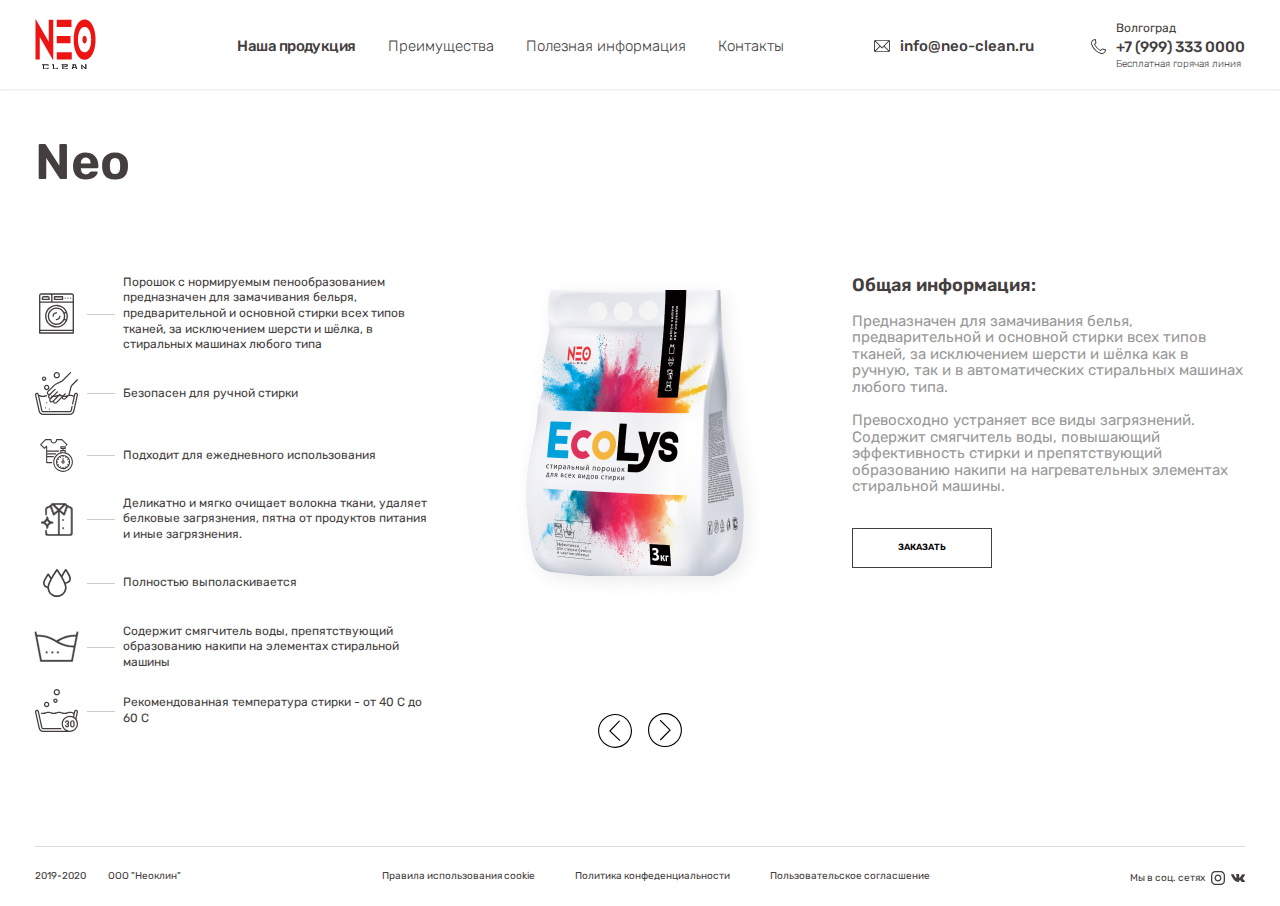
<file: neo.html>
<!DOCTYPE html>
<html lang="ru">
<head>
    <meta charset="UTF-8">
    <meta name="viewport" content="width=device-width, initial-scale=1.0">
    <title>NeoClean</title>
    <link href="https://fonts.googleapis.com/css2?family=Rubik:wght@300;400;500;700&display=swap" rel="stylesheet">
    <link rel="stylesheet" href="css/normalize.css">
    <link rel="stylesheet" href="css/style.css">
    <link rel="icon" type="image/x-icon" href="img/favicon.ico">
</head>
<body>
    <!-- Sprites -->
    <svg style="display: none;">
        <symbol id="email" viewBox="0 0 16 12">
            <g>
                <path d="M14.594-.09C15.37-.09 16 .544 16 1.316v9.375c0 .777-.634 1.406-1.406 1.406H1.406A1.409 1.409 0 0 1 0 10.691V1.316C0 .541.632-.09 1.406-.09zM1.605.848l6.425 6.37L14.4.847zm3.847 5.134L.938 1.506v8.991zM14.4 11.16L9.906 6.667 8.363 8.21a.469.469 0 0 1-.662.002l-1.583-1.57L1.6 11.16zm.662-9.65L10.57 6.004l4.493 4.493z"/>
            </g>
        </symbol>
        <symbol id="close" viewBox="0 0 19 19">
            <g>
                <path d="M10.5494 9.50076L18.7824 1.26777C19.0722 0.977904 19.0722 0.507952 18.7824 0.218128C18.4925 -0.0716957 18.0226 -0.0717328 17.7327 0.218128L9.49975 8.45113L1.26679 0.218128C0.976927 -0.0717328 0.506975 -0.0717328 0.217151 0.218128C-0.0726722 0.507989 -0.0727093 0.977941 0.217151 1.26777L8.45011 9.50073L0.217151 17.7337C-0.0727093 18.0236 -0.0727093 18.4935 0.217151 18.7834C0.362063 18.9283 0.552026 19.0007 0.741988 19.0007C0.931951 19.0007 1.12188 18.9283 1.26683 18.7834L9.49975 10.5504L17.7327 18.7834C17.8776 18.9283 18.0676 19.0007 18.2575 19.0007C18.4475 19.0007 18.6374 18.9283 18.7824 18.7834C19.0722 18.4935 19.0722 18.0235 18.7824 17.7337L10.5494 9.50076Z" fill="#999999"/>
            </g>
        </symbol>
        <symbol id="tel" viewBox="0 0 15 15">
            <g>
                <path d="M10.78 15c-.484 0-.964-.086-1.433-.256a15.29 15.29 0 0 1-5.552-3.539A15.288 15.288 0 0 1 .256 5.653a4.149 4.149 0 0 1-.212-2.039A4.247 4.247 0 0 1 2.231.5c.617-.332 1.29-.5 2-.5.221 0 .412.154.458.37l.736 3.434a.469.469 0 0 1-.127.43L4.041 5.49a12.339 12.339 0 0 0 5.468 5.468l1.257-1.257a.47.47 0 0 1 .43-.127l3.433.736c.217.046.37.237.37.458 0 .71-.167 1.383-.499 2a4.264 4.264 0 0 1-3.114 2.186c-.202.03-.404.045-.606.045zM3.856.958a3.247 3.247 0 0 0-2.321 1.383 3.23 3.23 0 0 0-.398 2.992 14.217 14.217 0 0 0 8.53 8.53 3.23 3.23 0 0 0 2.992-.398 3.247 3.247 0 0 0 1.383-2.321l-2.793-.599-1.313 1.313a.469.469 0 0 1-.53.093 13.273 13.273 0 0 1-6.357-6.356.469.469 0 0 1 .093-.531l1.313-1.313z"/>
            </g>
        </symbol>
        <symbol id="inst" viewBox="0 0 14 14">
            <g>
                <path d="M9.625 0H4.375C1.95913 0 0 1.95913 0 4.375V9.625C0 12.0409 1.95913 14 4.375 14H9.625C12.0409 14 14 12.0409 14 9.625V4.375C14 1.95913 12.0409 0 9.625 0ZM12.6875 9.625C12.6875 11.3138 11.3138 12.6875 9.625 12.6875H4.375C2.68625 12.6875 1.3125 11.3138 1.3125 9.625V4.375C1.3125 2.68625 2.68625 1.3125 4.375 1.3125H9.625C11.3138 1.3125 12.6875 2.68625 12.6875 4.375V9.625Z"/>
                <path d="M7 3.5C5.06712 3.5 3.5 5.06712 3.5 7C3.5 8.93288 5.06712 10.5 7 10.5C8.93288 10.5 10.5 8.93288 10.5 7C10.5 5.06712 8.93288 3.5 7 3.5ZM7 9.1875C5.79425 9.1875 4.8125 8.20575 4.8125 7C4.8125 5.79338 5.79425 4.8125 7 4.8125C8.20575 4.8125 9.1875 5.79338 9.1875 7C9.1875 8.20575 8.20575 9.1875 7 9.1875Z"/>
                <path d="M10.7625 3.70375C11.0201 3.70375 11.2289 3.49494 11.2289 3.23737C11.2289 2.9798 11.0201 2.771 10.7625 2.771C10.5049 2.771 10.2961 2.9798 10.2961 3.23737C10.2961 3.49494 10.5049 3.70375 10.7625 3.70375Z"/>
            </g>
        </symbol>
        <symbol id="vk" viewBox="0 0 14 8">
            <g>
                <path d="M13.8752 7.12485C13.8376 7.06184 13.6048 6.55606 12.4847 5.51648C11.3122 4.4279 11.4697 4.60466 12.882 2.7224C13.7422 1.57607 14.0861 0.876014 13.9785 0.576742C13.8761 0.291471 13.2434 0.366726 13.2434 0.366726L11.1398 0.378977C11.1398 0.378977 10.984 0.357975 10.8676 0.427106C10.7547 0.495361 10.6821 0.652872 10.6821 0.652872C10.6821 0.652872 10.3487 1.54019 9.90417 2.29449C8.96698 3.88623 8.59158 3.97024 8.43844 3.87136C8.08229 3.64122 8.17155 2.94554 8.17155 2.452C8.17155 0.909266 8.40519 0.266094 7.71564 0.0998314C7.48637 0.0447024 7.31836 0.00794971 6.73294 0.00182426C5.98213 -0.00605132 5.34596 0.00444945 4.98631 0.180337C4.74654 0.297596 4.56191 0.55924 4.67479 0.574117C4.81392 0.592493 5.12895 0.658998 5.29608 0.886514C5.51223 1.17966 5.50435 1.83946 5.50435 1.83946C5.50435 1.83946 5.62861 3.65522 5.2147 3.88098C4.93031 4.03587 4.5409 3.71997 3.70522 2.27524C3.27731 1.53581 2.95354 0.717627 2.95354 0.717627C2.95354 0.717627 2.89141 0.565366 2.78027 0.483985C2.64551 0.385103 2.4565 0.3536 2.4565 0.3536L0.456104 0.365851C0.456104 0.365851 0.155957 0.374602 0.0456987 0.504986C-0.0523085 0.62137 0.0378231 0.861137 0.0378231 0.861137C0.0378231 0.861137 1.60419 4.52503 3.37707 6.37229C5.00381 8.06554 6.8502 7.95441 6.8502 7.95441H7.68676C7.68676 7.95441 7.93965 7.92641 8.06829 7.78727C8.1873 7.65951 8.18292 7.41974 8.18292 7.41974C8.18292 7.41974 8.1663 6.29704 8.68783 6.13165C9.2015 5.96889 9.86129 7.21673 10.5605 7.69714C11.089 8.06029 11.4907 7.98066 11.4907 7.98066L13.3607 7.95441C13.3607 7.95441 14.339 7.89403 13.8752 7.12485Z">
            </g>
        </symbol>
        <symbol id="arrow-next" viewBox="0 0 36 36">
            <g>
                <path d="M0.504205 17.7166C0.570322 27.369 8.44877 35.1402 18.1012 35.0741C27.7535 35.008 35.5248 27.1296 35.4587 17.4772C35.3817 7.82939 27.5097 0.0645009 17.8617 0.119665C8.20934 0.185782 0.438089 8.06423 0.504205 17.7166ZM34.2935 17.4852C34.3552 26.4941 27.1021 33.8473 18.0932 33.909C9.08424 33.9707 1.73106 26.7176 1.66935 17.7086C1.61794 8.70393 8.86514 1.35676 17.8697 1.28481C26.8786 1.22311 34.2318 8.47623 34.2935 17.4852Z"/>
                <path d="M12.861 8.15662L22.4009 17.5667L12.9908 27.1066C12.7743 27.3338 12.7767 27.6918 12.9963 27.916C13.2214 28.1459 13.5903 28.1498 13.8202 27.9247L23.6393 17.9701C23.7478 17.8601 23.8083 17.7116 23.8072 17.5571C23.8061 17.4025 23.7437 17.2548 23.6337 17.1464L13.6791 7.32721C13.6744 7.32237 13.6696 7.31767 13.6647 7.31304C13.4318 7.09113 13.063 7.09999 12.8411 7.33295C12.6191 7.56591 12.628 7.93464 12.861 8.15662Z"/>
            </g>
        </symbol>
        <symbol id="arrow" viewBox="0 0 36 36">
            <g>
                <path d="M0.504205 17.7166C0.570322 27.369 8.44877 35.1402 18.1012 35.0741C27.7535 35.008 35.5248 27.1296 35.4587 17.4772C35.3817 7.82939 27.5097 0.0645009 17.8617 0.119665C8.20934 0.185782 0.438089 8.06423 0.504205 17.7166ZM34.2935 17.4852C34.3552 26.4941 27.1021 33.8473 18.0932 33.909C9.08424 33.9707 1.73106 26.7176 1.66935 17.7086C1.61794 8.70393 8.86514 1.35676 17.8697 1.28481C26.8786 1.22311 34.2318 8.47623 34.2935 17.4852Z" fill=""/>
                <path d="M12.861 8.15662L22.4009 17.5667L12.9908 27.1066C12.7743 27.3338 12.7767 27.6918 12.9963 27.916C13.2214 28.1459 13.5903 28.1498 13.8202 27.9247L23.6393 17.9701C23.7478 17.8601 23.8083 17.7116 23.8072 17.5571C23.8061 17.4025 23.7437 17.2548 23.6337 17.1464L13.6791 7.32721C13.6744 7.32237 13.6696 7.31767 13.6647 7.31304C13.4318 7.09113 13.063 7.09999 12.8411 7.33295C12.6191 7.56591 12.628 7.93464 12.861 8.15662Z"/>

            </g>
        </symbol>
    </svg>
        <!-- /Sprites -->

<div class="hamburger-menu-background" style="width: 0;"></div>

    <div class="modal">
        <div class="modal-background"></div>
        <form action="#" class="form">
            <div class="form__button-close">
                <svg class="close">
                    <use xlink:href="#close"></use>
                </svg>
            </div>
            <div class="form__title">Свяжитесь с нами</div>
            <div class="form__input">
                <input class="input" type="text" required="">
                <span class="form__input-text">Ваше имя</span>
            </div>
            <div class="form__input">
                <input class="input" type="tel" required="">
                <span class="form__input-text">Телефон</span>
            </div>
            <div class="form__input">
                <input class="input" type="email" required="">
                <span class="form__input-text">Email</span>
            </div>
            <button type="submit" class="form__button">
                <span>Отправить</span>
            </button>
        </form>
    </div>

    <div class="main">
        <!-- Header -->
        <header class="section-outer section-header">
            <div class="section-inner">
                <div class="section-header-logo">
                    <a href="index.html">
                        <img src="img/header/logo.png" alt="">
                    </a>
                </div>
                <nav class="section-header-nav">
                    <a href="ourProduct.html" class="section-header-nav__link active">
                        <span>Наша продукция</span>
                    </a>
                    <a href="advantages.html" class="section-header-nav__link">Преимущества</a>
                    <a href="tips.html" class="section-header-nav__link">Полезная информация</a>
                    <a href="contacts.html" class="section-header-nav__link">Контакты</a>
                </nav>
                <div class="section-header-mail">
                    <svg class="email">
                        <use xlink:href="#email"></use>
                    </svg>
                    <div class="section-header-mail-text">info@neo-clean.ru</div>
                </div>
                <div class="section-header-contact">
                    <svg class="tel">
                        <use xlink:href="#tel"></use>
                    </svg>
                    <div class="section-header-contact-text">
                        <div class="section-header-contact-city">Волгоград</div>
                        <a href="tel:+7999333000" class="section-header-contact-text__telephone">+7 (999) 333 0000</a>
                        <div class="section-header-contact-text__free">Бесплатная горячая линия</div>
                    </div>
                </div>
                <div class="section-header-hamburger">
                    <span id="bar1" class=bar></span>
                    <span id="bar2" class=bar></span>
                    <span id="bar3" class=bar></span>
                    <span class="section-header-hamburger-text">Закрыть</span>
                </div>
            </div>
        </header>
        <!-- /Header -->

        <!-- product-descripton -->
        <section class="section-outer section-product-descripton">
            <div class="section-inner">
                <div class="title">Neo</div>
                <div class="section-product-descripton__item">
                    <div class="section-product-descripton__about">
                        <div class="section-product-descripton__about__title">
                            Стиральный порошок Neo
                        </div>
                        <div class="section-product-descripton__about__text">
                            Cтиральный порошок будущего. Сочетание высоких моющих способностей с безопасностью для человека и окружающей среды, а также деликатное отношение к тканям и компонентам стиральных машин любого типа - это то, что Вы ожидаете от современного стирального порошка. "NEO" готов оправдать Ваши ожидания" 
                        </div>
                    </div>
                    <div class="section-product-descripton-specifications">
                        <div class="section-product-descripton-specifications__item">
                            <div class="section-product-descripton-specifications__img">
                                <img src="img/product-description/washing-machine.svg" alt="">
                            </div>
                            <div class="section-product-descripton-specifications__text">
                                Порошок с нормируемым пенообразованием предназначен для замачивания бельря, предварительной и основной стирки всех типов тканей, за исключением шерсти и шёлка, в стиральных машинах любого типа
                            </div>
                        </div>
                        <div class="section-product-descripton-specifications__item">
                            <div class="section-product-descripton-specifications__img">
                                <img src="img/product-description/safety.svg" alt="">
                            </div>
                            <div class="section-product-descripton-specifications__text">
                                Безопасен для ручной стирки
                            </div>
                        </div>
                        <div class="section-product-descripton-specifications__item">
                            <div class="section-product-descripton-specifications__img">
                                <img src="img/product-description/laundry.svg" alt="">
                            </div>
                            <div class="section-product-descripton-specifications__text">
                                Подходит для ежедневного использования
                            </div>
                        </div>
                        <div class="section-product-descripton-specifications__item">
                            <div class="section-product-descripton-specifications__img">
                                <img src="img/product-description/shirt.svg" alt="">
                            </div>
                            <div class="section-product-descripton-specifications__text">
                                Деликатно и мягко очищает волокна ткани, удаляет белковые загрязнения, пятна от продуктов питания и иные загрязнения.
                            </div>
                        </div>
                        <div class="section-product-descripton-specifications__item">
                            <div class="section-product-descripton-specifications__img">
                                <img src="img/product-description/drop.svg" alt="">
                            </div>
                            <div class="section-product-descripton-specifications__text">
                                Полностью выполаскивается
                            </div>
                        </div>
                        <div class="section-product-descripton-specifications__item">
                            <div class="section-product-descripton-specifications__img">
                                <img src="img/product-description/bucket.svg" alt="">
                            </div>
                            <div class="section-product-descripton-specifications__text">
                                Содержит смягчитель воды,  препятствующий образованию накипи на элементах стиральной машины
                            </div>
                        </div>
                        <div class="section-product-descripton-specifications__item">
                            <div class="section-product-descripton-specifications__img">
                                <img src="img/product-description/bucket-30.svg" alt="">
                            </div>
                            <div class="section-product-descripton-specifications__text">
                                Рекомендованная температура стирки - от 40 С до 60 С
                            </div>
                        </div>
                    </div>
                    <div class="section-product-descripton-slider">
                        <div class="slider-container">
                            <div class="slider-track">
                                <div class="slider-item">
                                    <img src="img/product-description/ecolys.png" alt="">
                                </div>
                                <div class="slider-item">
                                    <img src="img/product-description/ecolys.png" alt="">
                                </div>
                                <div class="slider-item">
                                    <img src="img/product-description/ecolys.png" alt="">
                                </div>
                            </div>
                        </div>
                        <div class="section-product-descripton-slider-buttons">
                        <div class="section-product-descripton-slider__button btn-prev">
                            <svg class="arrow arrow--prev">
                                <use xlink:href="#arrow"></use>
                            </svg>
                        </div>
                        <div class="section-product-descripton-slider__button btn-next">
                            <svg class="arrow arrow--next">
                                <use xlink:href="#arrow"></use>
                            </svg>
                        </div>
                        </div>
                    </div>
                    <div class="section-product-descripton-info">
                       <div class="section-product-descripton-info__title">Общая информация:
                    </div>
                    <div class="section-product-descripton-info__text">
                        Предназначен для замачивания белья, предварительной и основной стирки всех типов тканей, за исключением шерсти и шёлка как в ручную, так и в автоматических стиральных машинах любого типа. 
                        <p>
                            Превосходно устраняет все виды загрязнений. Содержит смягчитель воды, повышающий эффективность стирки и препятствующий образованию накипи на нагревательных элементах стиральной машины.
                        </p>
                    </div>
                    <button type="button" class="section-product-descripton-info__button">
                        <span>заказать</span>
                    </button>
                    </div>
                </div>
            </div>
        </section>
        <!-- Product-item -->

        <!-- Footer -->
        <footer class="section-outer section-footer section-footer--gray">
            <div class="section-inner">
                <div class="section-footer-copyright">
                    <span>2019-2020</span>
                    <span>ООО "Неоклин"</span>
                </div>
                <nav class="section-footer-nav">
                    <a href="#" class="section-footer-nav__link">
                        Правила использования cookie
                    </a>
                    <a href="#" class="section-footer-nav__link">
                        Политика конфеденциальности
                    </a>
                    <a href="#" class="section-footer-nav__link">
                        Пользовательское согласшение
                    </a>
                </nav>
                <div class="section-footer-media">
                    <span class="section-footer-media__text">
                        Мы в соц. сетях 
                    </span>
                    <a href="#" class="section-footer-media__link">
                        <svg class="inst">
                            <use xlink:href="#inst"></use>
                        </svg>
                    </a>
                    <a href="#"  class="section-footer-media__link">
                        <svg class="vk">
                            <use xlink:href="#vk"></use>
                        </svg>
                    </a>
                </div>
            </div>
        </footer>
        <!-- /Footer -->
    </div>
    <script src="js/header.js"></script>
    <script src="js/slider.js"></script>
    <script src="js/buy.js"></script>
</body>
</html>
</file>
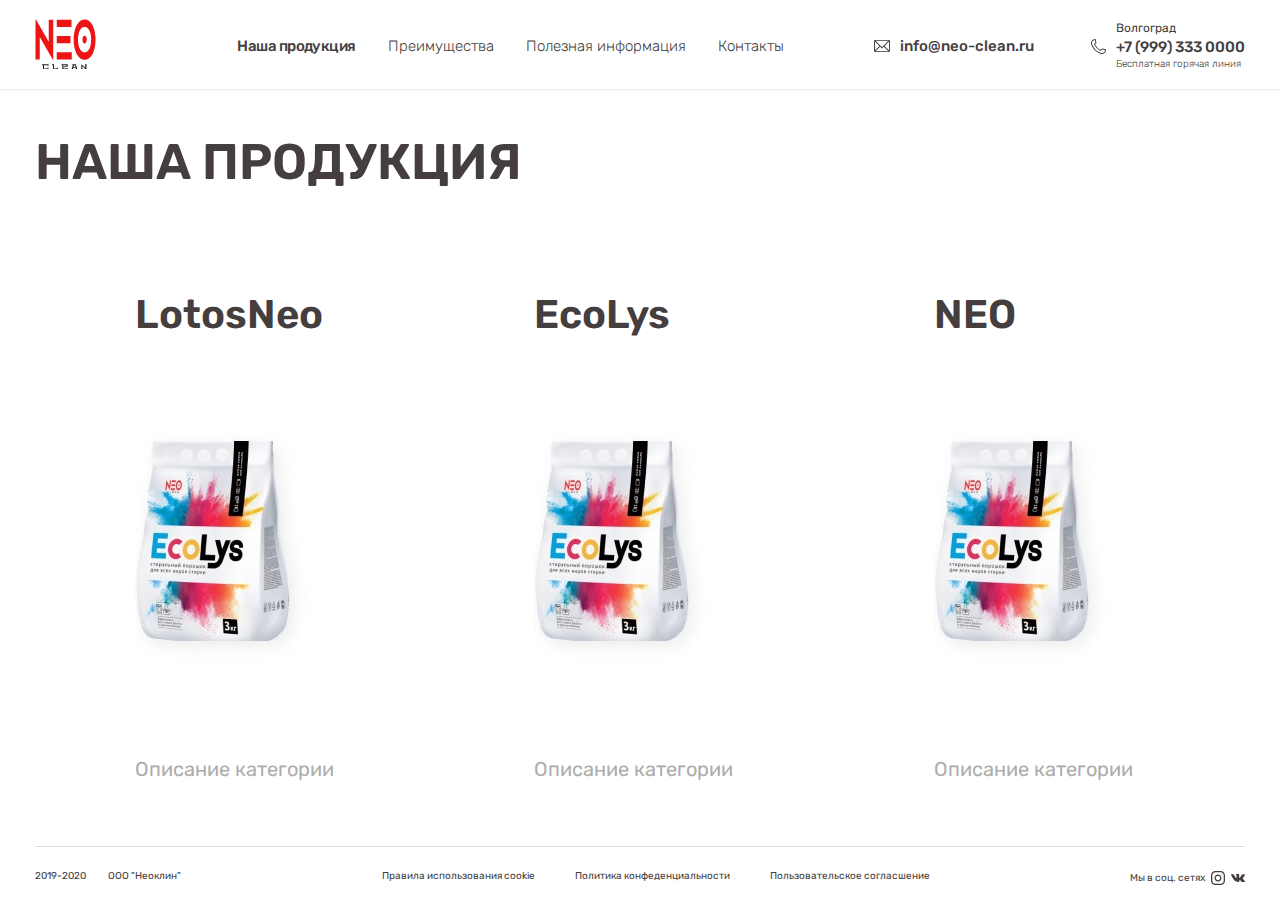
<file: ourProduct.html>
<!DOCTYPE html>
<html lang="ru">
<head>
    <meta charset="UTF-8">
    <meta name="viewport" content="width=device-width, initial-scale=1.0">
    <title>NeoClean</title>
    <link href="https://fonts.googleapis.com/css2?family=Rubik:wght@300;400;500;700&display=swap" rel="stylesheet">
    <link rel="stylesheet" href="css/normalize.css">
    <link rel="stylesheet" href="css/style.css">
    <link rel="icon" type="image/x-icon" href="img/favicon.ico">
</head>
<body>
    <!-- Sprites -->
    <svg style="display: none;">
        <symbol id="email" viewBox="0 0 16 12">
            <g>
                <path d="M14.594-.09C15.37-.09 16 .544 16 1.316v9.375c0 .777-.634 1.406-1.406 1.406H1.406A1.409 1.409 0 0 1 0 10.691V1.316C0 .541.632-.09 1.406-.09zM1.605.848l6.425 6.37L14.4.847zm3.847 5.134L.938 1.506v8.991zM14.4 11.16L9.906 6.667 8.363 8.21a.469.469 0 0 1-.662.002l-1.583-1.57L1.6 11.16zm.662-9.65L10.57 6.004l4.493 4.493z"/>
            </g>
        </symbol>
        <symbol id="tel" viewBox="0 0 15 15">
            <g>
                <path d="M10.78 15c-.484 0-.964-.086-1.433-.256a15.29 15.29 0 0 1-5.552-3.539A15.288 15.288 0 0 1 .256 5.653a4.149 4.149 0 0 1-.212-2.039A4.247 4.247 0 0 1 2.231.5c.617-.332 1.29-.5 2-.5.221 0 .412.154.458.37l.736 3.434a.469.469 0 0 1-.127.43L4.041 5.49a12.339 12.339 0 0 0 5.468 5.468l1.257-1.257a.47.47 0 0 1 .43-.127l3.433.736c.217.046.37.237.37.458 0 .71-.167 1.383-.499 2a4.264 4.264 0 0 1-3.114 2.186c-.202.03-.404.045-.606.045zM3.856.958a3.247 3.247 0 0 0-2.321 1.383 3.23 3.23 0 0 0-.398 2.992 14.217 14.217 0 0 0 8.53 8.53 3.23 3.23 0 0 0 2.992-.398 3.247 3.247 0 0 0 1.383-2.321l-2.793-.599-1.313 1.313a.469.469 0 0 1-.53.093 13.273 13.273 0 0 1-6.357-6.356.469.469 0 0 1 .093-.531l1.313-1.313z"/>
            </g>
        </symbol>
        <symbol id="inst" viewBox="0 0 14 14">
            <g>
                <path d="M9.625 0H4.375C1.95913 0 0 1.95913 0 4.375V9.625C0 12.0409 1.95913 14 4.375 14H9.625C12.0409 14 14 12.0409 14 9.625V4.375C14 1.95913 12.0409 0 9.625 0ZM12.6875 9.625C12.6875 11.3138 11.3138 12.6875 9.625 12.6875H4.375C2.68625 12.6875 1.3125 11.3138 1.3125 9.625V4.375C1.3125 2.68625 2.68625 1.3125 4.375 1.3125H9.625C11.3138 1.3125 12.6875 2.68625 12.6875 4.375V9.625Z"/>
                <path d="M7 3.5C5.06712 3.5 3.5 5.06712 3.5 7C3.5 8.93288 5.06712 10.5 7 10.5C8.93288 10.5 10.5 8.93288 10.5 7C10.5 5.06712 8.93288 3.5 7 3.5ZM7 9.1875C5.79425 9.1875 4.8125 8.20575 4.8125 7C4.8125 5.79338 5.79425 4.8125 7 4.8125C8.20575 4.8125 9.1875 5.79338 9.1875 7C9.1875 8.20575 8.20575 9.1875 7 9.1875Z"/>
                <path d="M10.7625 3.70375C11.0201 3.70375 11.2289 3.49494 11.2289 3.23737C11.2289 2.9798 11.0201 2.771 10.7625 2.771C10.5049 2.771 10.2961 2.9798 10.2961 3.23737C10.2961 3.49494 10.5049 3.70375 10.7625 3.70375Z"/>
            </g>
        </symbol>
        <symbol id="vk" viewBox="0 0 14 8">
            <g>
                <path d="M13.8752 7.12485C13.8376 7.06184 13.6048 6.55606 12.4847 5.51648C11.3122 4.4279 11.4697 4.60466 12.882 2.7224C13.7422 1.57607 14.0861 0.876014 13.9785 0.576742C13.8761 0.291471 13.2434 0.366726 13.2434 0.366726L11.1398 0.378977C11.1398 0.378977 10.984 0.357975 10.8676 0.427106C10.7547 0.495361 10.6821 0.652872 10.6821 0.652872C10.6821 0.652872 10.3487 1.54019 9.90417 2.29449C8.96698 3.88623 8.59158 3.97024 8.43844 3.87136C8.08229 3.64122 8.17155 2.94554 8.17155 2.452C8.17155 0.909266 8.40519 0.266094 7.71564 0.0998314C7.48637 0.0447024 7.31836 0.00794971 6.73294 0.00182426C5.98213 -0.00605132 5.34596 0.00444945 4.98631 0.180337C4.74654 0.297596 4.56191 0.55924 4.67479 0.574117C4.81392 0.592493 5.12895 0.658998 5.29608 0.886514C5.51223 1.17966 5.50435 1.83946 5.50435 1.83946C5.50435 1.83946 5.62861 3.65522 5.2147 3.88098C4.93031 4.03587 4.5409 3.71997 3.70522 2.27524C3.27731 1.53581 2.95354 0.717627 2.95354 0.717627C2.95354 0.717627 2.89141 0.565366 2.78027 0.483985C2.64551 0.385103 2.4565 0.3536 2.4565 0.3536L0.456104 0.365851C0.456104 0.365851 0.155957 0.374602 0.0456987 0.504986C-0.0523085 0.62137 0.0378231 0.861137 0.0378231 0.861137C0.0378231 0.861137 1.60419 4.52503 3.37707 6.37229C5.00381 8.06554 6.8502 7.95441 6.8502 7.95441H7.68676C7.68676 7.95441 7.93965 7.92641 8.06829 7.78727C8.1873 7.65951 8.18292 7.41974 8.18292 7.41974C8.18292 7.41974 8.1663 6.29704 8.68783 6.13165C9.2015 5.96889 9.86129 7.21673 10.5605 7.69714C11.089 8.06029 11.4907 7.98066 11.4907 7.98066L13.3607 7.95441C13.3607 7.95441 14.339 7.89403 13.8752 7.12485Z">
            </g>
        </symbol>
    </svg>
        <!-- /Sprites -->

    <div class="hamburger-menu-background" style="width: 0;"></div>

    <div class="main">
        <!-- Header -->
        <header class="section-outer section-header">
            <div class="section-inner">
                <div class="section-header-logo">
                    <a href="index.html">
                        <img src="img/header/logo.png" alt="">
                    </a>
                </div>
                <nav class="section-header-nav">
                    <a href="ourProduct.html" class="section-header-nav__link active">
                        <span>Наша продукция</span>
                    </a>
                    <a href="advantages.html" class="section-header-nav__link">Преимущества</a>
                    <a href="tips.html" class="section-header-nav__link">Полезная информация</a>
                    <a href="contacts.html" class="section-header-nav__link">Контакты</a>
                </nav>
                <div class="section-header-mail">
                    <svg class="email">
                        <use xlink:href="#email"></use>
                    </svg>
                    <div class="section-header-mail-text">info@neo-clean.ru</div>
                </div>
                <div class="section-header-contact">
                    <svg class="tel">
                        <use xlink:href="#tel"></use>
                    </svg>
                    <div class="section-header-contact-text">
                        <div class="section-header-contact-city">Волгоград</div>
                        <a href="tel:+7999333000" class="section-header-contact-text__telephone">+7 (999) 333 0000</a>
                        <div class="section-header-contact-text__free">Бесплатная горячая линия</div>
                    </div>
                </div>
                <div class="section-header-hamburger">
                    <span id="bar1" class=bar></span>
                    <span id="bar2" class=bar></span>
                    <span id="bar3" class=bar></span>
                    <span class="section-header-hamburger-text">Закрыть</span>
                </div>
            </div>
        </header>
        <!-- /Header -->

        <!-- Product -->
        <section class="section-outer section-product">
            <div class="section-inner">
                <div class="title">Наша продукция</div>
                <div class="section-product__content">
                    <div class="section-product-item">
                        <div class="section-product-item__wrapper">
                            <div class="section-product-item__title">
                                LotosNeo
                            </div>
                            <div class="section-product-item__img">
                                <img src="img/product/ecolys.jpg" alt="">
                            </div>
                            <a href="ourProduction2.html" class="section-product-item__decription">
                                Описание категории
                            </a>
                        </div>
                    </div>
                    <div class="section-product-item">
                        <div class="section-product-item__wrapper">
                            <div class="section-product-item__title">
                                EcoLys
                            </div>
                            <div class="section-product-item__img">
                                <img src="img/product/ecolys.jpg" alt="">
                            </div>
                            <a href="ourProduction2.html"  class="section-product-item__decription">
                                Описание категории
                            </a>
                        </div>
                    </div>
                    <div class="section-product-item">
                        <div class="section-product-item__wrapper">
                            <div class="section-product-item__title">
                                NEO
                            </div>
                            <div class="section-product-item__img">
                                <img src="img/product/ecolys.jpg" alt="">
                            </div>
                            <a href="ourProduction2.html"  class="section-product-item__decription">
                                Описание категории
                            </a>
                        </div>
                    </div>
                </div>
            </div>
        </section>
        <!-- Product -->

        <!-- Footer -->
        <footer class="section-outer section-footer section-footer--gray">
            <div class="section-inner">
                <div class="section-footer-copyright">
                    <span>2019-2020</span>
                    <span>ООО "Неоклин"</span>
                </div>
                <nav class="section-footer-nav">
                    <a href="#" class="section-footer-nav__link">
                        Правила использования cookie
                    </a>
                    <a href="#" class="section-footer-nav__link">
                        Политика конфеденциальности
                    </a>
                    <a href="#" class="section-footer-nav__link">
                        Пользовательское согласшение
                    </a>
                </nav>
                <div class="section-footer-media">
                    <span class="section-footer-media__text">
                        Мы в соц. сетях 
                    </span>
                    <a href="#" class="section-footer-media__link">
                        <svg class="inst">
                            <use xlink:href="#inst"></use>
                        </svg>
                    </a>
                    <a href="#"  class="section-footer-media__link">
                        <svg class="vk">
                            <use xlink:href="#vk"></use>
                        </svg>
                    </a>
                </div>
            </div>
        </footer>
        <!-- /Footer -->
    </div>
    <script src="js/header.js"></script>
</body>
</html>
</file>
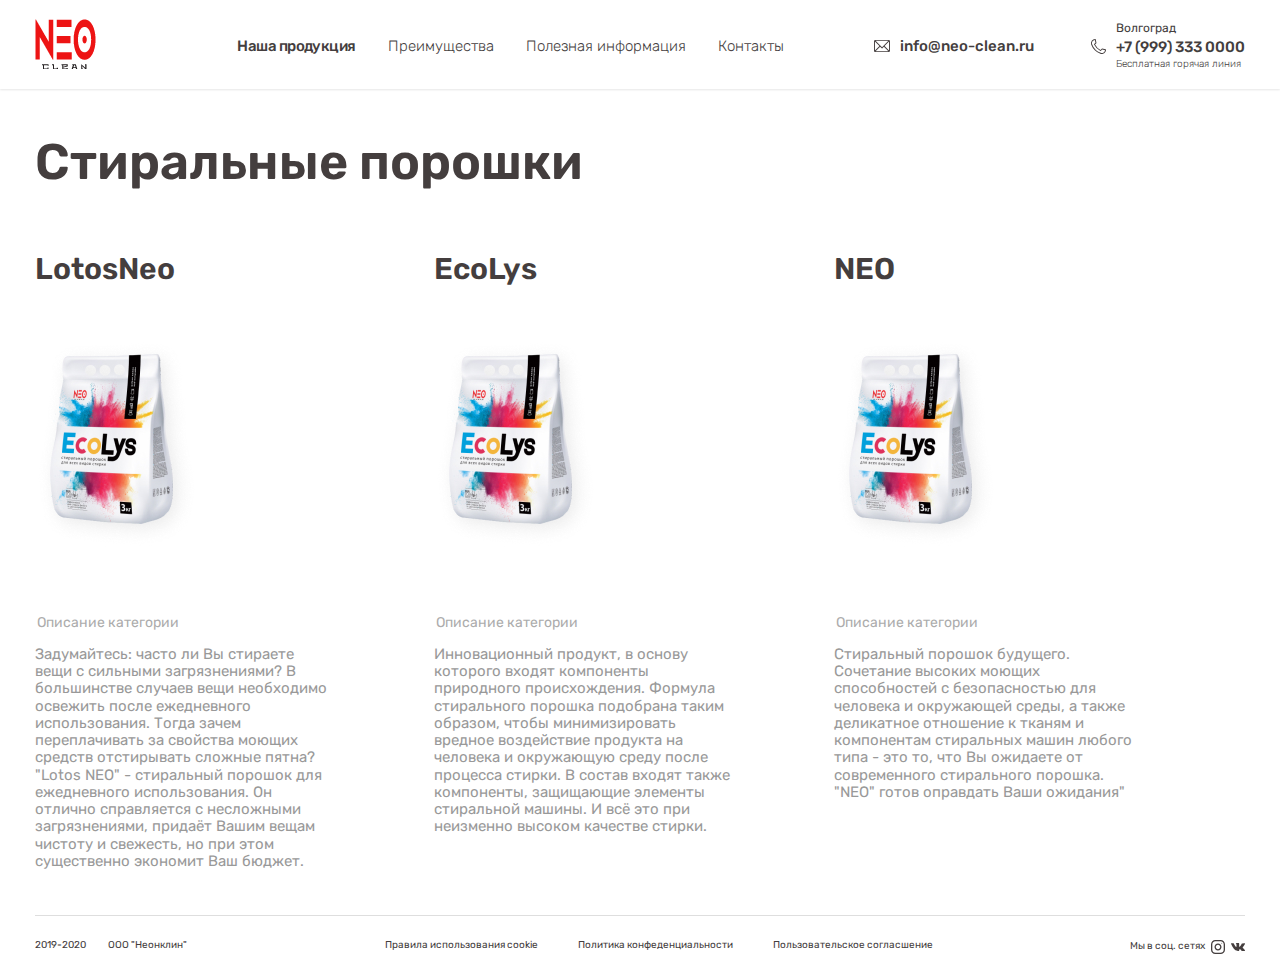
<file: ourProduction2.html>
<!DOCTYPE html>
<html lang="ru">
<head>
    <meta charset="UTF-8">
    <meta name="viewport" content="width=device-width, initial-scale=1.0">
    <title>NeoClean</title>
    <link href="https://fonts.googleapis.com/css2?family=Rubik:wght@300;400;500;700&display=swap" rel="stylesheet">
    <link rel="stylesheet" href="css/normalize.css">
    <link rel="stylesheet" href="css/style.css">
    <link rel="icon" type="image/x-icon" href="img/favicon.ico">
</head>
<body>
    <!-- Sprites -->
    <svg style="display: none;">
        <symbol id="email" viewBox="0 0 16 12">
            <g>
                <path d="M14.594-.09C15.37-.09 16 .544 16 1.316v9.375c0 .777-.634 1.406-1.406 1.406H1.406A1.409 1.409 0 0 1 0 10.691V1.316C0 .541.632-.09 1.406-.09zM1.605.848l6.425 6.37L14.4.847zm3.847 5.134L.938 1.506v8.991zM14.4 11.16L9.906 6.667 8.363 8.21a.469.469 0 0 1-.662.002l-1.583-1.57L1.6 11.16zm.662-9.65L10.57 6.004l4.493 4.493z"/>
            </g>
        </symbol>
        <symbol id="tel" viewBox="0 0 15 15">
            <g>
                <path d="M10.78 15c-.484 0-.964-.086-1.433-.256a15.29 15.29 0 0 1-5.552-3.539A15.288 15.288 0 0 1 .256 5.653a4.149 4.149 0 0 1-.212-2.039A4.247 4.247 0 0 1 2.231.5c.617-.332 1.29-.5 2-.5.221 0 .412.154.458.37l.736 3.434a.469.469 0 0 1-.127.43L4.041 5.49a12.339 12.339 0 0 0 5.468 5.468l1.257-1.257a.47.47 0 0 1 .43-.127l3.433.736c.217.046.37.237.37.458 0 .71-.167 1.383-.499 2a4.264 4.264 0 0 1-3.114 2.186c-.202.03-.404.045-.606.045zM3.856.958a3.247 3.247 0 0 0-2.321 1.383 3.23 3.23 0 0 0-.398 2.992 14.217 14.217 0 0 0 8.53 8.53 3.23 3.23 0 0 0 2.992-.398 3.247 3.247 0 0 0 1.383-2.321l-2.793-.599-1.313 1.313a.469.469 0 0 1-.53.093 13.273 13.273 0 0 1-6.357-6.356.469.469 0 0 1 .093-.531l1.313-1.313z"/>
            </g>
        </symbol>
        <symbol id="inst" viewBox="0 0 14 14">
            <g>
                <path d="M9.625 0H4.375C1.95913 0 0 1.95913 0 4.375V9.625C0 12.0409 1.95913 14 4.375 14H9.625C12.0409 14 14 12.0409 14 9.625V4.375C14 1.95913 12.0409 0 9.625 0ZM12.6875 9.625C12.6875 11.3138 11.3138 12.6875 9.625 12.6875H4.375C2.68625 12.6875 1.3125 11.3138 1.3125 9.625V4.375C1.3125 2.68625 2.68625 1.3125 4.375 1.3125H9.625C11.3138 1.3125 12.6875 2.68625 12.6875 4.375V9.625Z"/>
                <path d="M7 3.5C5.06712 3.5 3.5 5.06712 3.5 7C3.5 8.93288 5.06712 10.5 7 10.5C8.93288 10.5 10.5 8.93288 10.5 7C10.5 5.06712 8.93288 3.5 7 3.5ZM7 9.1875C5.79425 9.1875 4.8125 8.20575 4.8125 7C4.8125 5.79338 5.79425 4.8125 7 4.8125C8.20575 4.8125 9.1875 5.79338 9.1875 7C9.1875 8.20575 8.20575 9.1875 7 9.1875Z"/>
                <path d="M10.7625 3.70375C11.0201 3.70375 11.2289 3.49494 11.2289 3.23737C11.2289 2.9798 11.0201 2.771 10.7625 2.771C10.5049 2.771 10.2961 2.9798 10.2961 3.23737C10.2961 3.49494 10.5049 3.70375 10.7625 3.70375Z"/>
            </g>
        </symbol>
        <symbol id="vk" viewBox="0 0 14 8">
            <g>
                <path d="M13.8752 7.12485C13.8376 7.06184 13.6048 6.55606 12.4847 5.51648C11.3122 4.4279 11.4697 4.60466 12.882 2.7224C13.7422 1.57607 14.0861 0.876014 13.9785 0.576742C13.8761 0.291471 13.2434 0.366726 13.2434 0.366726L11.1398 0.378977C11.1398 0.378977 10.984 0.357975 10.8676 0.427106C10.7547 0.495361 10.6821 0.652872 10.6821 0.652872C10.6821 0.652872 10.3487 1.54019 9.90417 2.29449C8.96698 3.88623 8.59158 3.97024 8.43844 3.87136C8.08229 3.64122 8.17155 2.94554 8.17155 2.452C8.17155 0.909266 8.40519 0.266094 7.71564 0.0998314C7.48637 0.0447024 7.31836 0.00794971 6.73294 0.00182426C5.98213 -0.00605132 5.34596 0.00444945 4.98631 0.180337C4.74654 0.297596 4.56191 0.55924 4.67479 0.574117C4.81392 0.592493 5.12895 0.658998 5.29608 0.886514C5.51223 1.17966 5.50435 1.83946 5.50435 1.83946C5.50435 1.83946 5.62861 3.65522 5.2147 3.88098C4.93031 4.03587 4.5409 3.71997 3.70522 2.27524C3.27731 1.53581 2.95354 0.717627 2.95354 0.717627C2.95354 0.717627 2.89141 0.565366 2.78027 0.483985C2.64551 0.385103 2.4565 0.3536 2.4565 0.3536L0.456104 0.365851C0.456104 0.365851 0.155957 0.374602 0.0456987 0.504986C-0.0523085 0.62137 0.0378231 0.861137 0.0378231 0.861137C0.0378231 0.861137 1.60419 4.52503 3.37707 6.37229C5.00381 8.06554 6.8502 7.95441 6.8502 7.95441H7.68676C7.68676 7.95441 7.93965 7.92641 8.06829 7.78727C8.1873 7.65951 8.18292 7.41974 8.18292 7.41974C8.18292 7.41974 8.1663 6.29704 8.68783 6.13165C9.2015 5.96889 9.86129 7.21673 10.5605 7.69714C11.089 8.06029 11.4907 7.98066 11.4907 7.98066L13.3607 7.95441C13.3607 7.95441 14.339 7.89403 13.8752 7.12485Z">
            </g>
        </symbol>
    </svg>
        <!-- /Sprites -->

<div class="hamburger-menu-background" style="width: 0;"></div>

    <div class="main">
        <!-- Header -->
        <header class="section-outer section-header">
            <div class="section-inner">
                <div class="section-header-logo">
                    <a href="index.html">
                        <img src="img/header/logo.png" alt="">
                    </a>
                </div>
                <nav class="section-header-nav">
                    <a href="ourProduct.html" class="section-header-nav__link active">
                        <span>Наша продукция</span>
                    </a>
                    <a href="advantages.html" class="section-header-nav__link">Преимущества</a>
                    <a href="tips.html" class="section-header-nav__link">Полезная информация</a>
                    <a href="contacts.html" class="section-header-nav__link">Контакты</a>
                </nav>
                <div class="section-header-mail">
                    <svg class="email">
                        <use xlink:href="#email"></use>
                    </svg>
                    <div class="section-header-mail-text">info@neo-clean.ru</div>
                </div>
                <div class="section-header-contact">
                    <svg class="tel">
                        <use xlink:href="#tel"></use>
                    </svg>
                    <div class="section-header-contact-text">
                        <div class="section-header-contact-city">Волгоград</div>
                        <a href="tel:+7999333000" class="section-header-contact-text__telephone">+7 (999) 333 0000</a>
                        <div class="section-header-contact-text__free">Бесплатная горячая линия</div>
                    </div>
                </div>
                <div class="section-header-hamburger">
                    <span id="bar1" class=bar></span>
                    <span id="bar2" class=bar></span>
                    <span id="bar3" class=bar></span>
                    <span class="section-header-hamburger-text">Закрыть</span>
                </div>
            </div>
        </header>
        <!-- /Header -->

        <!-- Product -->
        <section class="section-outer section-product2">
            <div class="section-inner">
                <div class="title">Стиральные порошки</div>
                <div class="section-product2__content">
                    <div class="section-product2-item">
                        <div class="section-product2-item__wrapper">
                            <a href="lotosneo.html" class="section-product2-item__title">
                                LotosNeo
                            </a>
                            <a href="lotosneo.html" class="section-product2-item__img">
                                <img src="img/product2/ecolys.jpg" alt="">
                            </a>
                            <a href="lotosneo.html"  class="section-product2-item__decription">
                                Описание категории
                            </a>
                            <div class="section-product2-item__text">
                                Задумайтесь: часто ли Вы стираете вещи с сильными загрязнениями? В большинстве случаев вещи необходимо освежить после ежедневного использования. Тогда зачем переплачивать за свойства моющих средств отстирывать сложные пятна?
                                <p>"Lotos NEO" - стиральный порошок для ежедневного использования. Он отлично справляется с несложными загрязнениями, придаёт Вашим вещам чистоту и свежесть, но при этом существенно экономит Ваш бюджет.
                                </p>
                            </div>
                        </div>
                    </div>
                    <div class="section-product2-item">
                        <div class="section-product2-item__wrapper">
                            <a href="ecolys.html" class="section-product2-item__title">
                                EcoLys
                            </a>
                            <a href="ecolys.html" class="section-product2-item__img">
                                <img src="img/product2/ecolys.jpg" alt="">
                            </a>
                            <a href="ecolys.html" class="section-product2-item__decription">
                                Описание категории
                            </a>
                            <div class="section-product2-item__text">
                                Инновационный продукт, в основу которого входят компоненты природного происхождения. Формула стирального порошка подобрана таким образом, чтобы минимизировать вредное воздействие продукта  на человека и окружающую среду после процесса стирки. В состав входят также компоненты, защищающие элементы стиральной машины. И всё это при неизменно высоком качестве стирки.
                                </p>
                            </div>
                        </div>
                    </div>
                    <div class="section-product2-item">
                        <div class="section-product2-item__wrapper">
                            <a href="neo.html" class="section-product2-item__title">
                                NEO
                            </a>
                            <a href="neo.html" class="section-product2-item__img">
                                <img src="img/product2/ecolys.jpg" alt="">
                            </a>
                            <a href="neo.html" class="section-product2-item__decription">
                                Описание категории
                            </a>
                            <div class="section-product2-item__text">
                                Cтиральный порошок будущего. Сочетание высоких моющих способностей с безопасностью для человека и окружающей среды, а также деликатное отношение к тканям и компонентам стиральных машин любого типа - это то, что Вы ожидаете от современного стирального порошка. "NEO" готов оправдать Ваши ожидания" 
                                </p>
                            </div>
                        </div>
                    </div>
                </div>
            </div>
        </section>  
        <!-- Product -->

        <!-- Footer -->
        <footer class="section-outer section-footer section-footer--gray">
            <div class="section-inner">
                <div class="section-footer-copyright">
                    <span>2019-2020</span>
                    <span>ООО "Неонклин"</span>
                </div>
                <nav class="section-footer-nav">
                    <a href="#" class="section-footer-nav__link">
                        Правила использования cookie
                    </a>
                    <a href="#" class="section-footer-nav__link">
                        Политика конфеденциальности
                    </a>
                    <a href="#" class="section-footer-nav__link">
                        Пользовательское согласшение
                    </a>
                </nav>
                <div class="section-footer-media">
                    <span class="section-footer-media__text">
                        Мы в соц. сетях 
                    </span>
                    <a href="#" class="section-footer-media__link">
                        <svg class="inst">
                            <use xlink:href="#inst"></use>
                        </svg>
                    </a>
                    <a href="#"  class="section-footer-media__link">
                        <svg class="vk">
                            <use xlink:href="#vk"></use>
                        </svg>
                    </a>
                </div>
            </div>
        </footer>
        <!-- /Footer -->
    </div>
    <script src="js/header.js"></script>
</body>
</html>
</file>
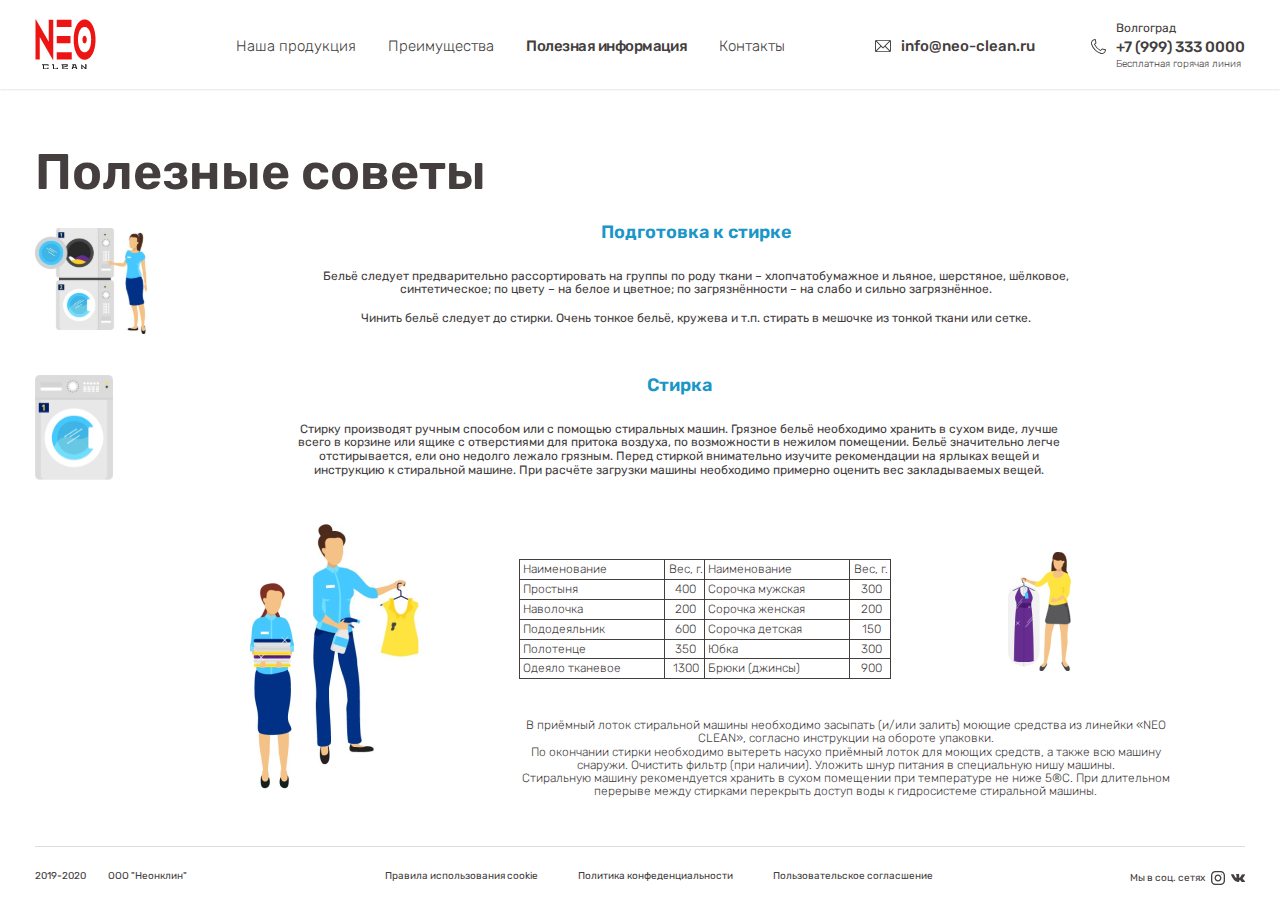
<file: tips.html>
<!DOCTYPE html>
<html lang="ru">
<head>
    <meta charset="UTF-8">
    <meta name="viewport" content="width=device-width, initial-scale=1.0">
    <title>NeoClean</title>
    <link href="https://fonts.googleapis.com/css2?family=Rubik:wght@300;400;500;700&display=swap" rel="stylesheet">
    <link rel="stylesheet" href="css/normalize.css">
    <link rel="stylesheet" href="css/style.css">
    <link rel="icon" type="image/x-icon" href="img/favicon.ico">
</head>
<body>
    <!-- Sprites -->
    <svg style="display: none;">
        <symbol id="email" viewBox="0 0 16 12">
            <g>
                <path d="M14.594-.09C15.37-.09 16 .544 16 1.316v9.375c0 .777-.634 1.406-1.406 1.406H1.406A1.409 1.409 0 0 1 0 10.691V1.316C0 .541.632-.09 1.406-.09zM1.605.848l6.425 6.37L14.4.847zm3.847 5.134L.938 1.506v8.991zM14.4 11.16L9.906 6.667 8.363 8.21a.469.469 0 0 1-.662.002l-1.583-1.57L1.6 11.16zm.662-9.65L10.57 6.004l4.493 4.493z"/>
            </g>
        </symbol>
        <symbol id="tel" viewBox="0 0 15 15">
            <g>
                <path d="M10.78 15c-.484 0-.964-.086-1.433-.256a15.29 15.29 0 0 1-5.552-3.539A15.288 15.288 0 0 1 .256 5.653a4.149 4.149 0 0 1-.212-2.039A4.247 4.247 0 0 1 2.231.5c.617-.332 1.29-.5 2-.5.221 0 .412.154.458.37l.736 3.434a.469.469 0 0 1-.127.43L4.041 5.49a12.339 12.339 0 0 0 5.468 5.468l1.257-1.257a.47.47 0 0 1 .43-.127l3.433.736c.217.046.37.237.37.458 0 .71-.167 1.383-.499 2a4.264 4.264 0 0 1-3.114 2.186c-.202.03-.404.045-.606.045zM3.856.958a3.247 3.247 0 0 0-2.321 1.383 3.23 3.23 0 0 0-.398 2.992 14.217 14.217 0 0 0 8.53 8.53 3.23 3.23 0 0 0 2.992-.398 3.247 3.247 0 0 0 1.383-2.321l-2.793-.599-1.313 1.313a.469.469 0 0 1-.53.093 13.273 13.273 0 0 1-6.357-6.356.469.469 0 0 1 .093-.531l1.313-1.313z"/>
            </g>
        </symbol>
        <symbol id="inst" viewBox="0 0 14 14">
            <g>
                <path d="M9.625 0H4.375C1.95913 0 0 1.95913 0 4.375V9.625C0 12.0409 1.95913 14 4.375 14H9.625C12.0409 14 14 12.0409 14 9.625V4.375C14 1.95913 12.0409 0 9.625 0ZM12.6875 9.625C12.6875 11.3138 11.3138 12.6875 9.625 12.6875H4.375C2.68625 12.6875 1.3125 11.3138 1.3125 9.625V4.375C1.3125 2.68625 2.68625 1.3125 4.375 1.3125H9.625C11.3138 1.3125 12.6875 2.68625 12.6875 4.375V9.625Z"/>
                <path d="M7 3.5C5.06712 3.5 3.5 5.06712 3.5 7C3.5 8.93288 5.06712 10.5 7 10.5C8.93288 10.5 10.5 8.93288 10.5 7C10.5 5.06712 8.93288 3.5 7 3.5ZM7 9.1875C5.79425 9.1875 4.8125 8.20575 4.8125 7C4.8125 5.79338 5.79425 4.8125 7 4.8125C8.20575 4.8125 9.1875 5.79338 9.1875 7C9.1875 8.20575 8.20575 9.1875 7 9.1875Z"/>
                <path d="M10.7625 3.70375C11.0201 3.70375 11.2289 3.49494 11.2289 3.23737C11.2289 2.9798 11.0201 2.771 10.7625 2.771C10.5049 2.771 10.2961 2.9798 10.2961 3.23737C10.2961 3.49494 10.5049 3.70375 10.7625 3.70375Z"/>
            </g>
        </symbol>
        <symbol id="vk" viewBox="0 0 14 8">
            <g>
                <path d="M13.8752 7.12485C13.8376 7.06184 13.6048 6.55606 12.4847 5.51648C11.3122 4.4279 11.4697 4.60466 12.882 2.7224C13.7422 1.57607 14.0861 0.876014 13.9785 0.576742C13.8761 0.291471 13.2434 0.366726 13.2434 0.366726L11.1398 0.378977C11.1398 0.378977 10.984 0.357975 10.8676 0.427106C10.7547 0.495361 10.6821 0.652872 10.6821 0.652872C10.6821 0.652872 10.3487 1.54019 9.90417 2.29449C8.96698 3.88623 8.59158 3.97024 8.43844 3.87136C8.08229 3.64122 8.17155 2.94554 8.17155 2.452C8.17155 0.909266 8.40519 0.266094 7.71564 0.0998314C7.48637 0.0447024 7.31836 0.00794971 6.73294 0.00182426C5.98213 -0.00605132 5.34596 0.00444945 4.98631 0.180337C4.74654 0.297596 4.56191 0.55924 4.67479 0.574117C4.81392 0.592493 5.12895 0.658998 5.29608 0.886514C5.51223 1.17966 5.50435 1.83946 5.50435 1.83946C5.50435 1.83946 5.62861 3.65522 5.2147 3.88098C4.93031 4.03587 4.5409 3.71997 3.70522 2.27524C3.27731 1.53581 2.95354 0.717627 2.95354 0.717627C2.95354 0.717627 2.89141 0.565366 2.78027 0.483985C2.64551 0.385103 2.4565 0.3536 2.4565 0.3536L0.456104 0.365851C0.456104 0.365851 0.155957 0.374602 0.0456987 0.504986C-0.0523085 0.62137 0.0378231 0.861137 0.0378231 0.861137C0.0378231 0.861137 1.60419 4.52503 3.37707 6.37229C5.00381 8.06554 6.8502 7.95441 6.8502 7.95441H7.68676C7.68676 7.95441 7.93965 7.92641 8.06829 7.78727C8.1873 7.65951 8.18292 7.41974 8.18292 7.41974C8.18292 7.41974 8.1663 6.29704 8.68783 6.13165C9.2015 5.96889 9.86129 7.21673 10.5605 7.69714C11.089 8.06029 11.4907 7.98066 11.4907 7.98066L13.3607 7.95441C13.3607 7.95441 14.339 7.89403 13.8752 7.12485Z">
            </g>
        </symbol>
        <symbol id="arrow-next" viewBox="0 0 36 36">
            <g>
                <path d="M0.504205 17.7166C0.570322 27.369 8.44877 35.1402 18.1012 35.0741C27.7535 35.008 35.5248 27.1296 35.4587 17.4772C35.3817 7.82939 27.5097 0.0645009 17.8617 0.119665C8.20934 0.185782 0.438089 8.06423 0.504205 17.7166ZM34.2935 17.4852C34.3552 26.4941 27.1021 33.8473 18.0932 33.909C9.08424 33.9707 1.73106 26.7176 1.66935 17.7086C1.61794 8.70393 8.86514 1.35676 17.8697 1.28481C26.8786 1.22311 34.2318 8.47623 34.2935 17.4852Z"/>
                <path d="M12.861 8.15662L22.4009 17.5667L12.9908 27.1066C12.7743 27.3338 12.7767 27.6918 12.9963 27.916C13.2214 28.1459 13.5903 28.1498 13.8202 27.9247L23.6393 17.9701C23.7478 17.8601 23.8083 17.7116 23.8072 17.5571C23.8061 17.4025 23.7437 17.2548 23.6337 17.1464L13.6791 7.32721C13.6744 7.32237 13.6696 7.31767 13.6647 7.31304C13.4318 7.09113 13.063 7.09999 12.8411 7.33295C12.6191 7.56591 12.628 7.93464 12.861 8.15662Z"/>
            </g>
        </symbol>
        <symbol id="arrow" viewBox="0 0 36 36">
            <g>
                <path d="M0.504205 17.7166C0.570322 27.369 8.44877 35.1402 18.1012 35.0741C27.7535 35.008 35.5248 27.1296 35.4587 17.4772C35.3817 7.82939 27.5097 0.0645009 17.8617 0.119665C8.20934 0.185782 0.438089 8.06423 0.504205 17.7166ZM34.2935 17.4852C34.3552 26.4941 27.1021 33.8473 18.0932 33.909C9.08424 33.9707 1.73106 26.7176 1.66935 17.7086C1.61794 8.70393 8.86514 1.35676 17.8697 1.28481C26.8786 1.22311 34.2318 8.47623 34.2935 17.4852Z" fill=""/>
                <path d="M12.861 8.15662L22.4009 17.5667L12.9908 27.1066C12.7743 27.3338 12.7767 27.6918 12.9963 27.916C13.2214 28.1459 13.5903 28.1498 13.8202 27.9247L23.6393 17.9701C23.7478 17.8601 23.8083 17.7116 23.8072 17.5571C23.8061 17.4025 23.7437 17.2548 23.6337 17.1464L13.6791 7.32721C13.6744 7.32237 13.6696 7.31767 13.6647 7.31304C13.4318 7.09113 13.063 7.09999 12.8411 7.33295C12.6191 7.56591 12.628 7.93464 12.861 8.15662Z"/>

            </g>
        </symbol>
    </svg>
        <!-- /Sprites -->

<div class="hamburger-menu-background" style="width: 0;"></div>

    <div class="main">
        <!-- Header -->
        <header class="section-outer section-header">
            <div class="section-inner">
                <div class="section-header-logo">
                    <a href="index.html">
                        <img src="img/header/logo.png" alt="">
                    </a>
                </div>
                <nav class="section-header-nav">
                    <a href="ourProduct.html" class="section-header-nav__link">
                        <span>Наша продукция</span>
                    </a>
                    <a href="advantages.html" class="section-header-nav__link">Преимущества</a>
                    <a href="tips.html" class="section-header-nav__link active">Полезная информация</a>
                    <a href="contacts.html" class="section-header-nav__link">Контакты</a>
                </nav>
                <div class="section-header-mail">
                    <svg class="email">
                        <use xlink:href="#email"></use>
                    </svg>
                    <div class="section-header-mail-text">info@neo-clean.ru</div>
                </div>
                <div class="section-header-contact">
                    <svg class="tel">
                        <use xlink:href="#tel"></use>
                    </svg>
                    <div class="section-header-contact-text">
                        <div class="section-header-contact-city">Волгоград</div>
                        <a href="tel:+7999333000" class="section-header-contact-text__telephone">+7 (999) 333 0000</a>
                        <div class="section-header-contact-text__free">Бесплатная горячая линия</div>
                    </div>
                </div>
                <div class="section-header-hamburger">
                    <span id="bar1" class=bar></span>
                    <span id="bar2" class=bar></span>
                    <span id="bar3" class=bar></span>
                    <span class="section-header-hamburger-text">Закрыть</span>
                </div>
            </div>
        </header>
        <!-- /Header -->

        <!-- Tips -->
        <section class="section-outer section-tips">
            <div class="section-inner">
                <div class="title">Полезные советы</div>
              <div class="section-tips-row">
                    <div class="section-tips-row__img">
                        <img src="img/tips/row1-item.svg" alt="">
                    </div>
                    <div class="section-tips-row__content">
                        <div class="section-tips-row__title title--first">Подготовка к стирке</div>
                        <div class="section-tips-row__text">Бельё следует предварительно рассортировать на группы по роду ткани – хлопчатобумажное и льяное, шерстяное, шёлковое, синтетическое; по цвету – на белое и цветное; по загрязнённости – на слабо и сильно загрязнённое. 
                        <p> 
                            Чинить бельё следует до стирки. Очень тонкое бельё, кружева и т.п. стирать в мешочке из тонкой ткани или сетке.
                        </p>  
                        </div>
                    </div>
              </div>
              <div class="section-tips-row row--margin-bottom">
                    <div class="section-tips-row__img row-img--second">
                        <img src="img/tips/row2-item.svg" alt="">
                    </div>
                    <div class="section-tips-row__content">
                        <div class="section-tips-row__title">Стирка</div>
                        <div class="section-tips-row__text">Стирку производят ручным способом или с помощью стиральных машин. Грязное бельё необходимо хранить в сухом виде, лучше всего в корзине или ящике с отверстиями для притока воздуха, по возможности в нежилом помещении. Бельё значительно легче отстирывается, ели оно недолго лежало грязным.
                            Перед стиркой внимательно изучите рекомендации на ярлыках вещей и инструкцию к стиральной машине. При расчёте загрузки машины необходимо примерно оценить вес закладываемых вещей.
                          </div>
                    </div>
              </div>
              <div class="section-tips-specifications">
                <div class="section-tips-specifications__img img--first">
                    <img src="img/tips/consultants.png" alt="">
                </div>
                <table class="section-tips-table">
                    <col width="145">
                    <col width="40">
                    <col width="145">
                    <col width="40">
                    <tr>
                        <th>Наименование</th>
                        <th class="weight">Вес, г.</th>
                        <th>Наименование</th>
                        <th class="weight">Вес, г.</th>
                    </tr>
                    <tr>
                        <td>Простыня</td>
                        <td class="weight">400</td>
                        <td>Сорочка мужская</td>
                        <td class="weight">300</td>
                    </tr>
                    <tr>
                        <td>Наволочка</td>
                        <td class="weight">200</td>
                        <td>Сорочка женская</td>
                        <td class="weight">200</td>
                    </tr>
                    <tr>
                        <td>Пододеяльник</td>
                        <td class="weight">600</td>
                        <td>Сорочка детская</td>
                        <td class="weight">150</td>
                    </tr>
                    <tr>
                        <td>Полотенце</td>
                        <td class="weight">350</td>
                        <td>Юбка</td>
                        <td class="weight">300</td>
                    </tr>
                    <tr>
                        <td>Одеяло тканевое</td>
                        <td class="weight">1300</td>
                        <td>Брюки (джинсы)</td>
                        <td class="weight">900</td>
                    </tr>
                </table>
                <div class="section-tips-specifications__img img--second">
                    <img src="img/tips/consultant.png" alt="">
                </div>
                <div class="section-tips-specifications__text">
                    В приёмный лоток стиральной машины необходимо засыпать (и/или залить) моющие средства из линейки «NEO CLEAN», согласно инструкции на обороте упаковки.
                    <p>
                        По окончании стирки  необходимо вытереть насухо приёмный лоток для моющих средств, а также всю машину снаружи.  Очистить фильтр (при наличии). Уложить шнур питания в специальную нишу машины. 
                    </p>
                    <p>
                        Стиральную машину рекомендуется хранить в сухом помещении при температуре не ниже 5®С. При длительном перерыве между стирками перекрыть доступ воды к гидросистеме стиральной машины.
                    </p>
                </div>
              </div>
            </div>
        </section>
        <!-- /Tips -->

        <!-- Footer -->
        <footer class="section-outer section-footer section-footer--gray">
            <div class="section-inner">
                <div class="section-footer-copyright">
                    <span>2019-2020</span>
                    <span>ООО "Неонклин"</span>
                </div>
                <nav class="section-footer-nav">
                    <a href="#" class="section-footer-nav__link">
                        Правила использования cookie
                    </a>
                    <a href="#" class="section-footer-nav__link">
                        Политика конфеденциальности
                    </a>
                    <a href="#" class="section-footer-nav__link">
                        Пользовательское согласшение
                    </a>
                </nav>
                <div class="section-footer-media">
                    <span class="section-footer-media__text">
                        Мы в соц. сетях 
                    </span>
                    <a href="#" class="section-footer-media__link">
                        <svg class="inst">
                            <use xlink:href="#inst"></use>
                        </svg>
                    </a>
                    <a href="#"  class="section-footer-media__link">
                        <svg class="vk">
                            <use xlink:href="#vk"></use>
                        </svg>
                    </a>
                </div>
            </div>
        </footer>
        <!-- /Footer -->
    </div>
    <script src="js/header.js"></script>
</body>
</html>
</file>
<file: css/style.css>
* {
  box-sizing: border-box; }

body {
  -webkit-font-smoothing: antialiased;
  font-family: 'Rubik', sans-serif;
  font-weight: 400;
  color: #443e3e; }

.overflow-y {
  overflow-y: hidden; }

.section-outer {
  padding-left: 15px;
  padding-right: 15px; }

.section-inner {
  max-width: 1210px;
  margin: 0 auto; }

.main {
  position: relative;
  height: 100vh; }

@media (min-width: 1200px) and (min-height: 845px) {
  .main--advantages {
    position: relative;
    height: 100vh; } }

@media (min-width: 992px) and (min-height: 845px) {
  .main--advantages {
    position: relative;
    height: 100vh;
    background-image: linear-gradient(to right, #16b1e4, #19a4d6, #1c97c9, #1d8abb, #1e7dad); } }

@media (min-width: 1200px) and (min-height: 865px) {
  .main--advantages {
    overflow-y: hidden; } }

@media (min-width: 1200px) {
  .main--index {
    overflow-y: hidden; } }

.title {
  font-size: 50px;
  font-weight: 600; }
  @media (max-width: 991px) {
    .title {
      font-size: 40px; } }
  @media (max-width: 575px) {
    .title {
      font-size: 30px;
      text-transform: uppercase; } }

.hamburger-menu-background {
  position: fixed;
  top: 0;
  right: -20%;
  z-index: 9;
  border-radius: 50%;
  width: 100%;
  height: 100vh;
  background-color: #0E64A2;
  transition: 0.2s ease-in; }

.modal {
  position: fixed;
  z-index: 20;
  overflow-y: hidden;
  width: 100%;
  height: 100vh;
  transform: scale(0);
  transform-origin: center;
  transition: 0.2s; }
  .modal .form {
    position: fixed;
    top: 50%;
    left: 50%;
    transform: translate3d(-50%, -50%, 0); }
  .modal-background {
    position: absolute;
    top: 0%;
    left: 0%;
    width: 100%;
    height: 100vh;
    border-radius: 50%;
    background: rgba(30, 128, 176, 0.67);
    transform-origin: center;
    transition: 0.5s;
    transform: scale(0);
    transition: 0.2s ease-in; }
  .modal .active-modal--bg {
    transform: scale(1);
    border-radius: 0; }

.active--modal {
  transform: scale(1); }

.form {
  padding: 35px 20px;
  width: 370px;
  height: 384px;
  border-radius: 10px;
  background-color: #fff; }
  .form__button-close {
    position: absolute;
    right: 12px;
    top: 12px;
    z-index: 100;
    cursor: pointer;
    transform-origin: center;
    transition: 0.5s; }
    .form__button-close svg {
      display: block;
      width: 19px;
      height: 19px; }
    .form__button-close:hover {
      transform: rotate(360deg); }
  .form__title {
    margin-bottom: 32px;
    font-size: 24px;
    font-weight: 600;
    color: #2B6997; }
  .form__input {
    position: relative;
    margin-bottom: 32px; }
    .form__input:last-child {
      margin-bottom: 0; }
    .form__input span {
      position: absolute;
      top: -7px;
      left: 0;
      font-size: 15px;
      font-weight: 500;
      color: #999999;
      transform-origin: top left;
      transition: 0.3s; }
      .form__input span:after {
        content: '*';
        position: absolute;
        right: -17px;
        top: 0;
        font-size: 15px;
        color: #EA1A65; }
  .form__button {
    position: relative;
    width: 160px;
    height: 33px;
    overflow: hidden;
    border: none;
    outline: none;
    background-color: inherit;
    cursor: pointer; }
    .form__button span {
      position: relative;
      z-index: 4;
      transition: 0.3s ease-in;
      font-weight: 300;
      font-size: 15px;
      color: #ffffff; }
    .form__button:before {
      position: absolute;
      top: 0;
      left: 0;
      z-index: 1;
      content: '';
      width: 158px;
      height: 30px;
      border: 1px solid #999999;
      opacity: 0;
      transition: 0.1s; }
    .form__button:after {
      position: absolute;
      top: 0;
      left: 0;
      z-index: 1;
      content: '';
      width: 160px;
      height: 32px;
      transform-origin: bottom right;
      background-color: #1B96C8;
      transition: 0.2s ease-in; }
    .form__button:hover span {
      color: #1B96C8; }
    .form__button:hover:before {
      opacity: 1; }
    .form__button:hover:after {
      transform: translate3d(-100%, 0, 0); }

.form--width-100 {
  width: calc(100%);
  height: 384px; }
  .form--width-100 .form__input {
    width: 370px; }
  @media (max-width: 767px) {
    .form--width-100 .form__input {
      width: 100%; }
    .form--width-100 .form-wrapper {
      padding-right: 15px;
      width: 100%; } }

.input {
  display: flex;
  height: 35px;
  width: 100%;
  outline: none;
  border: none;
  border-bottom: 1px solid rgba(196, 196, 196, 0.58);
  align-items: flex-end;
  font-size: 12px; }
  .input:focus ~ .form__input-text,
  .input:valid ~ .form__input-text {
    transform: scale(0.85);
    color: #EA1A65; }

.slider-container {
  overflow: hidden;
  max-width: 261px; }
  .slider-container .slider-track {
    display: flex;
    transition: 0.2s; }

.section-header {
  min-height: 86px;
  padding-top: 19px;
  padding-bottom: 16px;
  width: 100%;
  box-shadow: 0 1px 2px rgba(0, 0, 0, 0.1);
  background-color: #ffffff;
  color: #443e3e; }
  .section-header .section-inner {
    display: flex;
    justify-content: space-between;
    align-items: center; }
  .section-header-logo {
    width: 12%; }
  .section-header-nav {
    display: flex; }
    .section-header-nav .active {
      font-weight: 500;
      letter-spacing: -0.53px; }
  .section-header-mail {
    display: flex;
    align-items: center; }
    .section-header-mail .mail {
      fill: #443e3e; }
  .section-header-contact {
    display: flex;
    align-items: center; }
    .section-header-contact .tel {
      fill: #443e3e;
      margin-right: 10px; }
    .section-header-contact-city {
      margin-bottom: 3px;
      font-weight: 400; }
    .section-header-contact-text__telephone {
      display: block;
      margin-bottom: 3px;
      font-weight: 500; }
    .section-header-contact-text {
      font-weight: 300; }
  .section-header-hamburger {
    display: none; }
  @media (max-width: 1199px) {
    .section-header {
      color: #ffffff; }
      .section-header .active {
        transform: scale(1); }
      .section-header-nav, .section-header-mail, .section-header-contact {
        overflow: hidden;
        transition: 0.2s;
        transform-origin: right;
        transform: scale(0); }
      .section-header-nav {
        position: absolute;
        top: 35%;
        right: 20px;
        z-index: 10;
        flex-direction: column;
        align-items: flex-end; }
        .section-header-nav__link {
          margin-bottom: 30px;
          text-align: end;
          font-weight: 600;
          font-size: 22px;
          text-decoration: none;
          text-transform: uppercase;
          color: #ffffff; }
      .section-header-mail {
        position: absolute;
        bottom: 10%;
        right: 20px;
        z-index: 10;
        justify-content: flex-end; }
        .section-header-mail-text {
          font-weight: 500;
          font-size: 24px; }
        .section-header-mail .email {
          margin-right: 10px;
          width: 21px;
          height: 21px;
          fill: #ffffff; }
      .section-header-contact {
        text-align: end;
        position: absolute;
        bottom: 15%;
        right: 20px;
        z-index: 10;
        justify-content: flex-end; }
        .section-header-contact .tel {
          width: 19px;
          height: 19px;
          fill: #ffffff; }
        .section-header-contact-city {
          font-size: 22px; }
        .section-header-contact-text__telephone {
          font-size: 24px;
          color: #ffffff;
          text-decoration: none; }
        .section-header-contact-text {
          font-size: 16px; }
      .section-header-hamburger {
        display: block;
        position: relative;
        top: 0;
        right: 0;
        z-index: 10;
        width: 47px;
        height: 47px; }
        .section-header-hamburger .bar {
          position: absolute;
          left: 0;
          width: 100%;
          height: 4px;
          border-radius: 3px;
          background-color: #443e3e;
          transform-origin: center;
          transition: 0.2s; }
        .section-header-hamburger .active-bar1 {
          transform: scale(0.5) rotate(45deg) translate3d(33px, 8px, 0);
          background-color: #ffffff; }
        .section-header-hamburger .active-bar2 {
          transform: scale(0); }
        .section-header-hamburger .active-bar3 {
          transform: scale(0.5) rotate(135deg) translate3d(-35px, 10px, 0);
          background-color: #ffffff; }
        .section-header-hamburger #bar1 {
          top: 6px; }
        .section-header-hamburger #bar2 {
          top: 21px; }
        .section-header-hamburger #bar3 {
          top: 36px; }
        .section-header-hamburger-text {
          position: absolute;
          right: 35px;
          top: 52%;
          font-size: 16px;
          font-weight: 600;
          transform-origin: top;
          transition: 0.2s;
          transform: scale(0) translateY(-50%); }
        .section-header-hamburger .hamburger-text-active {
          transform: scale(1) translateY(-50%); } }
  @media (min-width: 1200px) {
    .section-header-nav__link {
      margin-right: 32px;
      font-size: 15px;
      font-weight: 300;
      text-decoration: none;
      color: #443e3e; }
      .section-header-nav__link:last-child {
        max-width: 67px;
        min-width: 67px; }
      .section-header-nav__link:hover {
        font-weight: 500;
        letter-spacing: -0.53px; }
    .section-header-contact .tel {
      margin-right: 10px;
      width: 15px;
      height: 15px;
      fill: #443e3e; }
    .section-header-contact-city {
      font-size: 12px; }
    .section-header-contact-text__telephone {
      font-size: 15px;
      color: #443e3e;
      text-decoration: none; }
    .section-header-contact-text {
      font-size: 10px; }
    .section-header-mail {
      font-size: 15px;
      font-weight: 500; }
      .section-header-mail .email {
        margin-right: 10px;
        width: 16px;
        height: 12px;
        fill: #443e3e; } }

.section-first-block {
  position: relative;
  padding-top: 65px;
  background: url("../img/first-block/background.jpg") no-repeat center;
  background-size: cover; }
  .section-first-block .bubble-text {
    text-decoration: none; }
  .section-first-block:after {
    content: '';
    position: absolute;
    top: 0;
    left: 0;
    z-index: 1;
    width: 100%;
    height: 100%; }
  .section-first-block .section-inner {
    position: relative;
    z-index: 8;
    height: 100%; }
  .section-first-block-title {
    font-size: 25px;
    font-weight: 600;
    color: #ffffff; }
  @media (max-width: 991px) {
    .section-first-block {
      padding-bottom: 90px; }
      .section-first-block:after {
        background: rgba(14, 100, 162, 0.85); }
      .section-first-block .section-inner {
        display: flex;
        flex-direction: column;
        align-items: center; }
      .section-first-block-title {
        margin-bottom: 54px;
        text-align: center;
        width: 100%;
        text-transform: uppercase;
        line-height: 1.4; }
      .section-first-block .bubble {
        visibility: hidden;
        max-width: 0;
        max-height: 0; }
      .section-first-block .bubble--item {
        position: relative;
        z-index: 5;
        display: flex; }
      .section-first-block .bubble-text {
        position: absolute;
        top: 50%;
        left: 50%;
        font-weight: 600;
        font-size: 24px;
        color: #0B4357;
        transform: translate3d(-50%, -50%, 0); } }
  @media (min-width: 992px) {
    .section-first-block {
      height: 94%; }
      .section-first-block:after {
        background: #0e63a1;
        background: linear-gradient(90deg, #0e63a1 32%, rgba(255, 255, 255, 0) 96%); }
      .section-first-block .section-inner {
        display: flex; }
      .section-first-block .bubble {
        shape-rendering: crispEdges;
        position: absolute;
        transition: opacity 0.4s linear; }
        .section-first-block .bubble-wrapper {
          position: relative; }
        .section-first-block .bubble img {
          display: block;
          shape-rendering: crispEdges; }
        .section-first-block .bubble-text {
          position: absolute;
          top: 50%;
          left: 50%;
          z-index: 1;
          font-weight: 600;
          font-size: 24px;
          color: #0B4357;
          transform: translate3d(-50%, -50%, 0); }
      .section-first-block .bubble--item {
        position: absolute;
        transform: scale(0);
        transition: 0.7s ease-out; }
      .section-first-block .active {
        transform: scale(1); }
      .section-first-block .bubble--1 {
        left: 12%;
        top: 14%;
        animation: animate-bubbles1 7s linear infinite; }
      .section-first-block .bubble--2 {
        left: 23%;
        top: 16%;
        animation: animate-bubbles2 8s linear infinite; }
      .section-first-block .bubble--3 {
        left: 38%;
        top: 9%;
        animation: animate-bubbles3 11s linear infinite; }
      .section-first-block .bubble--4 {
        left: 46%;
        top: 22%;
        animation: animate-bubbles1 6s linear infinite; }
      .section-first-block .bubble--5 {
        left: 24%;
        top: 44.4%;
        animation: animate-bubbles2 10s linear infinite; }
      .section-first-block .bubble--6 {
        left: -2.1%;
        top: 59.6%;
        animation: animate-bubbles3 8s linear infinite; }
      .section-first-block .bubble--7 {
        left: 52%;
        top: 53%;
        animation: animate-bubbles2 5s linear infinite; }
      .section-first-block .bubble--8 {
        left: 42%;
        top: 63%;
        animation: animate-bubbles1 10s linear infinite; }
      .section-first-block .bubble--9 {
        left: 38%;
        top: 77%;
        animation: animate-bubbles3 9s linear infinite; }
      .section-first-block .bubble--10 {
        left: -3%;
        top: 82%;
        animation: animate-bubbles2 8s linear infinite; }
      .section-first-block .bubble--11 {
        left: 22.5%;
        top: 78.7%;
        animation: animate-bubbles3 20s linear infinite; }
      .section-first-block .bubble--12 {
        left: 49%;
        top: 79%;
        animation: animate-bubbles1 5s linear infinite; }
      .section-first-block .bubble--ecolys {
        left: -9px;
        bottom: 47%; }
      .section-first-block .bubble--neo {
        left: 27%;
        bottom: 37%; }
      .section-first-block .bubble--losot {
        left: 5%;
        bottom: 12%; } }

@keyframes animate-bubbles1 {
  from {
    transform: translate3d(0%, 0%, 0); }
  10% {
    transform: translate3d(-3%, -3%, 0); }
  20% {
    transform: translate3d(3%, 3%, 0); }
  30% {
    transform: translate3d(12%, 5%, 0); }
  40% {
    transform: translate3d(13%, 5%, 0); }
  50% {
    transform: translate3d(17%, -1%, -2%); }
  60% {
    transform: translate3d(23%, -8%, 0); }
  70% {
    transform: translate3d(15%, -10%, 0); }
  80% {
    transform: translate3d(7%, -6%, 0); }
  90% {
    transform: translate3d(1%, 1%, 0); }
  to {
    transform: translate3d(0%, 0%, 0); } }

@keyframes animate-bubbles2 {
  from {
    transform: translate3d(0%, 0%, 0); }
  10% {
    transform: translate3d(-3%, -3%, 0); }
  20% {
    transform: translate3d(3%, 3%, 0); }
  30% {
    transform: translate3d(12%, 5%, 0); }
  40% {
    transform: translate3d(13%, 5%, 0); }
  50% {
    transform: translate3d(17%, -1%, 0%); }
  60% {
    transform: translate3d(23%, -8%, 0); }
  70% {
    transform: translate3d(15%, -10%, 0); }
  80% {
    transform: translate3d(7%, -6%, 0); }
  90% {
    transform: translate3d(1%, 1%, 0); }
  to {
    transform: translate3d(0%, 0%, 0); } }

@keyframes animate-bubbles3 {
  from {
    transform: translate3d(0%, 0%, 0); }
  10% {
    transform: translate3d(-5%, 7%, 0); }
  20% {
    transform: translate3d(8%, -3%, 0); }
  30% {
    transform: translate3d(-1%, 5%, 0); }
  40% {
    transform: translate3d(7%, -5%, 0); }
  50% {
    transform: translate3d(17%, -1%, 0%); }
  60% {
    transform: translate3d(23%, -8%, 0); }
  70% {
    transform: translate3d(15%, -10%, 0); }
  80% {
    transform: translate3d(7%, -6%, 0); }
  90% {
    transform: translate3d(1%, 1%, 0); }
  to {
    transform: translate3d(0%, 0%, 0); } }

.section-footer {
  position: relative;
  z-index: 8;
  display: flex;
  align-items: center;
  min-height: 57px;
  width: 100%;
  font-size: 10px;
  font-weight: 400;
  color: #ffffff; }
  .section-footer .section-inner {
    display: flex;
    justify-content: space-between;
    width: 100%; }
  @media (max-width: 991px) {
    .section-footer {
      color: #443e3e; }
      .section-footer .section-inner {
        padding-top: 24px;
        padding-bottom: 21px;
        border-top: 1px solid rgba(105, 105, 105, 0.22);
        align-items: center;
        justify-content: center; }
      .section-footer-nav, .section-footer-media {
        max-width: 0;
        max-height: 0;
        display: none; }
      .section-footer-copyright {
        display: flex;
        flex-direction: column;
        text-align: center;
        font-size: 16px;
        line-height: 1.2; } }
  @media (min-width: 992px) {
    .section-footer-copyright span:first-child {
      margin-right: 20px; }
    .section-footer-nav {
      display: flex; }
      .section-footer-nav__link {
        color: #ffffff;
        text-decoration: none; }
        .section-footer-nav__link + .section-footer-nav__link {
          margin-left: 40px; }
        .section-footer-nav__link:hover {
          text-decoration: underline; }
    .section-footer-media {
      display: flex;
      align-items: center; }
      .section-footer-media__text {
        margin-right: 6px; }
      .section-footer-media__link {
        display: flex;
        flex-direction: column;
        justify-content: center;
        align-items: center; }
        .section-footer-media__link + .section-footer-media__link {
          margin-left: 6px; }
        .section-footer-media__link svg {
          fill: #ffffff;
          transition: 0.2s; }
        .section-footer-media__link:hover svg {
          fill: #443e3e; }
      .section-footer-media .inst {
        width: 14px;
        height: 14px; }
      .section-footer-media .vk {
        width: 14px;
        height: 8px; } }

@media (min-width: 992px) {
  .section-footer-first-block {
    position: absolute;
    bottom: -35px; } }

@media (min-width: 1200px) {
  .section-footer-first-block {
    position: absolute;
    bottom: 14px; } }

.section-footer--gray {
  color: #443e3e; }
  .section-footer--gray .section-inner {
    padding-top: 24px;
    padding-bottom: 21px;
    border-top: 1px solid rgba(105, 105, 105, 0.22); }
  .section-footer--gray svg {
    fill: #443e3e; }
  .section-footer--gray .section-footer-nav__link {
    color: #443e3e; }

@media (min-width: 992px) and (min-height: 845px) {
  .section-footer--advantages {
    position: absolute;
    bottom: -35px; } }

@media (min-width: 992px) {
  .section-footer--advantages {
    background-image: linear-gradient(to right, #16b1e4, #19a4d6, #1c97c9, #1d8abb, #1e7dad); } }

@media (min-width: 1200px) and (min-height: 865px) {
  .section-footer--advantages {
    position: absolute;
    bottom: 14px; } }

.section-product {
  min-height: calc(100vh - 57px - 86px);
  padding-top: 45px;
  padding-bottom: 45px; }
  .section-product .title {
    text-transform: uppercase; }
  .section-product__content {
    display: flex; }
  .section-product-item {
    display: flex; }
    .section-product-item__wrapper {
      display: flex;
      text-decoration: none;
      color: #443e3e; }
    .section-product-item__title {
      font-weight: 600; }
    .section-product-item__decription {
      position: relative;
      color: #acacac;
      font-weight: 400;
      text-decoration: none; }
      .section-product-item__decription:before {
        content: '';
        position: absolute;
        bottom: -2px;
        width: 100%;
        height: 2px;
        background-color: #acacac;
        transform-origin: center;
        transform: scale(0);
        transition: 0.2s; }
      .section-product-item__decription:hover:before {
        transform: scale(1); }
  @media (max-width: 991px) {
    .section-product .title {
      margin-bottom: 50px; }
    .section-product .section-inner {
      padding-left: 5px;
      padding-right: 5px; }
    .section-product__content {
      flex-direction: column; }
    .section-product-item {
      padding-top: 10px;
      justify-content: center;
      position: relative;
      width: 100%;
      margin-bottom: 13px;
      border-radius: 9px;
      box-shadow: 0 0 10px rgba(0, 0, 0, 0.08); }
      .section-product-item__title {
        font-size: 40px; }
      .section-product-item__img {
        order: -1; }
      .section-product-item__decription {
        position: absolute;
        left: 50%;
        top: 25%;
        font-size: 20px; } }
  @media (min-width: 992px) {
    .section-product .title {
      margin-bottom: 100px; }
    .section-product-item {
      flex-basis: 33%;
      flex-direction: column;
      align-items: center; }
      .section-product-item__wrapper {
        display: flex;
        flex-direction: column;
        align-items: flex-start; }
      .section-product-item__title {
        margin-bottom: 88px;
        font-size: 40px; }
      .section-product-item__img {
        margin-bottom: 90px; }
      .section-product-item__decription {
        font-size: 20px; } }
  @media (max-width: 575px) {
    .section-product .title {
      margin-bottom: 28px; }
    .section-product-item {
      padding-top: 10px;
      justify-content: flex-start;
      position: relative;
      width: 100%;
      margin-bottom: 13px;
      border-radius: 9px;
      box-shadow: 0 0 10px rgba(0, 0, 0, 0.08); }
      .section-product-item__title {
        font-size: 30px; }
      .section-product-item__img {
        order: -1; }
      .section-product-item__decription {
        position: absolute;
        left: 180px;
        top: 25%;
        font-size: 15px; } }
  @media (max-width: 367px) {
    .section-product-item__title {
      position: relative;
      left: -20px;
      font-size: 25px; }
    .section-product-item__decription {
      left: 160px; } }

.section-product2 {
  min-height: calc(100vh - 57px - 86px);
  padding-top: 45px;
  padding-bottom: 45px; }
  .section-product2 .title {
    margin-bottom: 60px; }
  .section-product2__content {
    display: flex;
    flex-wrap: wrap; }
  .section-product2-item {
    flex-basis: 33%;
    width: 33%;
    flex-direction: column;
    display: flex;
    align-items: center; }
    .section-product2-item__wrapper {
      display: flex;
      flex-direction: column;
      align-items: flex-start; }
    .section-product2-item__title {
      margin-bottom: 53px;
      font-size: 30px;
      font-weight: 600;
      text-decoration: none;
      color: #443e3e; }
    .section-product2-item__img {
      margin-bottom: 61px; }
    .section-product2-item__decription {
      position: relative;
      margin-left: 2px;
      margin-bottom: 15px;
      color: #acacac;
      font-size: 14px;
      font-weight: 400;
      text-decoration: none; }
      .section-product2-item__decription:before {
        content: '';
        position: absolute;
        bottom: -2px;
        width: 100%;
        height: 1px;
        background-color: #acacac;
        transform-origin: center;
        transform: scale(0);
        transition: 0.2s; }
      .section-product2-item__decription:hover:before {
        transform: scale(1); }
    .section-product2-item__text {
      width: 75%;
      color: #999999;
      font-size: 15px;
      font-weight: 400; }
      .section-product2-item__text p {
        margin: 0;
        padding: 0; }
  @media (max-width: 991px) {
    .section-product2__content {
      justify-content: space-between; }
    .section-product2-item {
      flex-basis: 45%;
      width: 45%;
      margin-bottom: 30px;
      padding-left: 15px;
      border-radius: 9px;
      box-shadow: 0 0 10px rgba(0, 0, 0, 0.08); }
      .section-product2-item__title {
        margin-bottom: 10px;
        font-size: 30px;
        font-weight: 600; }
      .section-product2-item__img {
        order: -1;
        margin-bottom: 0; }
      .section-product2-item__decription {
        display: none;
        position: relative;
        margin-left: 2px;
        margin-bottom: 15px;
        color: #acacac;
        font-size: 14px;
        font-weight: 400;
        text-decoration: none; }
        .section-product2-item__decription:before {
          content: '';
          position: absolute;
          bottom: -2px;
          width: 100%;
          height: 1px;
          background-color: #acacac;
          transform-origin: center;
          transform: scale(0);
          transition: 0.2s; }
        .section-product2-item__decription:hover:before {
          transform: scale(1); }
      .section-product2-item__text {
        overflow: hidden;
        max-height: 52px;
        text-overflow: ellipsis; } }
  @media (max-width: 390px) {
    .section-product2-item {
      flex-basis: 47%;
      width: 47%; }
      .section-product2-item__title {
        font-size: 25px; } }

.section-product-descripton {
  min-height: calc(100vh - 57px - 86px);
  padding-top: 45px; }
  .section-product-descripton .title {
    margin-bottom: 83px; }
  .section-product-descripton__item {
    display: flex;
    justify-content: space-between;
    margin-bottom: 130px; }
  .section-product-descripton-specifications, .section-product-descripton-slider, .section-product-descripton-info {
    flex-basis: 33%; }
  .section-product-descripton-specifications__item {
    display: flex;
    align-items: center;
    margin-bottom: 19px; }
    .section-product-descripton-specifications__item:last-child {
      margin-bottom: 0; }
  .section-product-descripton-specifications__img {
    display: flex;
    align-items: center;
    justify-content: center;
    min-width: 43px;
    min-height: 43px;
    margin-right: 45px; }
  .section-product-descripton-specifications__text {
    position: relative;
    font-size: 12px;
    font-weight: 400;
    line-height: 1.3; }
    .section-product-descripton-specifications__text:before {
      content: '';
      position: absolute;
      top: 50%;
      left: -36px;
      width: 28px;
      height: 1px;
      background-color: #cccccc; }
  .section-product-descripton__about {
    display: none; }
  .section-product-descripton-slider {
    margin-right: 15px;
    margin-left: 15px;
    position: relative;
    display: flex;
    flex-direction: column;
    align-items: center;
    justify-content: flex-start; }
    .section-product-descripton-slider-buttons {
      position: absolute;
      left: 50%;
      display: flex;
      transform: translateX(-50%); }
    .section-product-descripton-slider__button {
      cursor: pointer; }
      .section-product-descripton-slider__button:first-child {
        margin-right: 15px; }
      .section-product-descripton-slider__button .arrow {
        width: 35px;
        height: 35px; }
      .section-product-descripton-slider__button .arrow--prev {
        transform: rotate(179deg); }
    .section-product-descripton-slider .active {
      cursor: default; }
  .section-product-descripton-info__title {
    margin-bottom: 17px;
    font-size: 18px;
    font-weight: 600; }
  .section-product-descripton-info__text {
    margin-bottom: 33px;
    font-size: 15px;
    line-height: 1.1;
    color: #999999; }
    .section-product-descripton-info__text p {
      margin-top: 17px; }
  .section-product-descripton-info__button {
    position: relative;
    width: 140px;
    height: 40px;
    overflow: hidden;
    border: none;
    outline: none;
    text-transform: uppercase;
    font-size: 9px;
    font-weight: 600;
    background-color: inherit;
    cursor: pointer; }
    .section-product-descripton-info__button span {
      position: relative;
      z-index: 6;
      transition: 0.3s ease-in; }
    .section-product-descripton-info__button:before {
      position: absolute;
      top: 0;
      left: 0;
      z-index: 1;
      content: '';
      width: 100%;
      height: 100%;
      background-color: #443e3e;
      transform-origin: top;
      transform: translate3d(-100%, 0, 0);
      transition: 0.3s ease-in; }
    .section-product-descripton-info__button:after {
      position: absolute;
      top: 0;
      left: 0;
      z-index: 1;
      content: '';
      width: 138px;
      height: 38px;
      border: 1px solid #443e3e; }
    .section-product-descripton-info__button:hover span {
      color: #ffffff; }
    .section-product-descripton-info__button:hover:before {
      transform: translate3d(0, 0, 0); }
  @media (max-width: 991px) {
    .section-product-descripton-slider-buttons {
      bottom: 100px; }
    .section-product-descripton__item {
      margin-bottom: 70px; } }
  @media (min-width: 992px) {
    .section-product-descripton-slider-buttons {
      bottom: -20px; } }
  @media (max-width: 767px) {
    .section-product-descripton__item {
      flex-direction: column;
      margin-bottom: 32px; }
    .section-product-descripton-specifications {
      margin-bottom: 50px; }
    .section-product-descripton__about {
      margin-bottom: 60px;
      display: block; }
      .section-product-descripton__about__title {
        margin-bottom: 15px;
        font-weight: 600;
        font-size: 24px; }
      .section-product-descripton__about__text {
        font-size: 15px;
        color: #999999; }
        .section-product-descripton__about__text p {
          margin: 0;
          padding: 0; }
    .section-product-descripton-slider {
      margin-bottom: 80px;
      order: -2; }
      .section-product-descripton-slider-buttons {
        bottom: -40px; }
      .section-product-descripton-slider__button .arrow {
        width: 25px;
        height: 25px; }
    .section-product-descripton-info__button {
      display: none; } }

.section-advantages {
  padding-top: 59px; }
  .section-advantages .title {
    margin-bottom: 21px; }
  .section-advantages-content__title {
    font-size: 18px;
    font-weight: 600; }
  .section-advantages-text {
    margin-top: 28px;
    margin-bottom: 28px;
    font-size: 15px;
    font-weight: 400; }
    .section-advantages-text p {
      margin-top: 30px; }
  .section-advantages-box__title {
    font-size: 15px;
    font-weight: 600;
    text-align: center;
    margin-bottom: 35px; }
  .section-advantages-box__row {
    display: flex;
    flex-wrap: wrap;
    justify-content: space-between; }
  .section-advantages-box__item {
    flex-basis: 32%;
    max-width: 180px;
    display: flex;
    text-align: center;
    flex-direction: column;
    justify-content: flex-start;
    align-items: center; }
    .section-advantages-box__item-img {
      margin-bottom: 28px; }
    .section-advantages-box__item-text {
      font-size: 15px;
      font-weight: 400; }
  .section-advantages .box--margin-top {
    margin-top: 35px; }
  .section-advantages .row--space-around {
    justify-content: space-around; }
  @media (max-width: 1199px) {
    .section-advantages {
      min-height: calc(100% - 59px); } }
  @media (max-width: 991px) {
    .section-advantages {
      min-height: calc(100% - 86px);
      padding-bottom: 32px;
      color: #443e3e;
      background-color: #fff; }
      .section-advantages .row--space-around .section-advantages-box__item {
        flex-basis: 50%; }
      .section-advantages .item--margin-top {
        margin-top: 30px; } }
  @media (min-width: 992px) {
    .section-advantages {
      height: calc(100% - 53px);
      color: #ffffff;
      background-image: linear-gradient(to right, #16b1e4, #19a4d6, #1c97c9, #1d8abb, #1e7dad); }
      .section-advantages__content {
        font-size: 15px; }
      .section-advantages-text {
        width: 90%; }
        .section-advantages-text p {
          width: 92%; } }

.section-tips {
  min-height: calc(100vh - 57px - 86px);
  padding-bottom: 45px; }
  .section-tips .section-inner {
    display: flex;
    flex-direction: column; }
  .section-tips .title {
    margin-bottom: 20px; }
  .section-tips .row--margin-bottom {
    margin-bottom: 75px; }
  .section-tips-row {
    display: flex;
    text-align: center;
    margin-bottom: 37px; }
    .section-tips-row__img {
      align-self: flex-end; }
    .section-tips-row__content {
      width: 65%;
      margin: 0 auto; }
    .section-tips-row__title {
      margin-bottom: 27px;
      font-size: 18px;
      font-weight: 600;
      color: #1B96C8; }
    .section-tips-row__text {
      font-size: 12px; }
      .section-tips-row__text p {
        margin-top: 15px; }
  .section-tips-specifications {
    position: relative;
    display: flex;
    width: 60%;
    align-self: flex-end;
    justify-content: center;
    align-items: flex-start;
    flex-direction: column; }
    .section-tips-specifications__img {
      position: absolute; }
    .section-tips-specifications__text {
      text-align: center;
      font-size: 12px;
      font-weight: 300;
      line-height: 1.1; }
      .section-tips-specifications__text p {
        margin: 0px; }
  .section-tips-table {
    margin-bottom: 40px;
    border-spacing: 0;
    border: 1px solid #443e3e;
    border-bottom: 0; }
    .section-tips-table tr {
      font-weight: 300;
      font-size: 12px; }
      .section-tips-table tr th,
      .section-tips-table tr td {
        padding-top: 3px;
        padding-bottom: 2px;
        padding-left: 3px;
        border-bottom: 1px solid #443e3e;
        border-right: 1px solid #443e3e;
        text-align: start;
        font-weight: 300; }
        .section-tips-table tr th:last-child,
        .section-tips-table tr td:last-child {
          border-right: 0; }
      .section-tips-table tr .weight {
        text-align: center; }
  @media (max-width: 1199px) {
    .section-tips-specifications .img--first {
      top: -35px;
      left: -47%; }
      .section-tips-specifications .img--first img {
        width: 169px; }
    .section-tips-specifications .img--second {
      top: 0px;
      right: 0px; }
      .section-tips-specifications .img--second img {
        width: 50px; } }
  @media (min-width: 1200px) {
    .section-tips-specifications .img--first {
      top: -35px;
      left: -37%; }
    .section-tips-specifications .img--second {
      top: -7px;
      right: 24%; }
      .section-tips-specifications .img--second img {
        width: 63px; } }
  @media (max-width: 767px) {
    .section-tips {
      padding-top: 35px; }
      .section-tips .title {
        margin-bottom: 50px; }
      .section-tips-row {
        position: relative;
        display: flex;
        margin-bottom: 37px; }
        .section-tips-row__img {
          position: absolute;
          top: -20px;
          left: 0%; }
          .section-tips-row__img img {
            width: 65px; }
        .section-tips-row .row-img--second img {
          width: 47px; }
        .section-tips-row__content {
          width: 100%;
          margin: 0 auto; }
        .section-tips-row .title--first {
          padding-left: 80px; }
        .section-tips-row__title {
          padding-left: 65px;
          margin-bottom: 34px;
          text-align: start;
          font-size: 18px;
          font-weight: 600;
          color: #1B96C8; }
        .section-tips-row__text {
          text-align: start;
          font-size: 15px;
          font-weight: 400; }
      .section-tips-specifications {
        position: relative;
        display: flex;
        width: 100%;
        margin-bottom: 123px;
        align-self: flex-end;
        justify-content: center;
        align-items: center;
        flex-direction: column; }
        .section-tips-specifications__text {
          text-align: start;
          font-size: 15px;
          font-weight: 400; }
        .section-tips-specifications .img--first {
          top: 120%;
          left: 70%; }
          .section-tips-specifications .img--first img {
            width: 43px; }
        .section-tips-specifications .img--second {
          top: 120%;
          left: 20%; }
          .section-tips-specifications .img--second img {
            width: 36px; }
      .section-tips-table {
        margin-bottom: 40px;
        border-spacing: 0;
        border: 1px solid #443e3e;
        border-bottom: 0; }
        .section-tips-table tr {
          font-weight: 300;
          font-size: 12px; }
          .section-tips-table tr th,
          .section-tips-table tr td {
            padding-top: 3px;
            padding-bottom: 2px;
            padding-left: 3px;
            border-bottom: 1px solid #443e3e;
            border-right: 1px solid #443e3e;
            text-align: start;
            font-weight: 300; }
            .section-tips-table tr th:last-child,
            .section-tips-table tr td:last-child {
              border-right: 0; }
          .section-tips-table tr .weight {
            text-align: center; } }
  @media (min-width: 768px) {
    .section-tips {
      padding-top: 55px; }
      .section-tips-specifications__text {
        width: 90%; } }

.section-contacts {
  padding-top: 39px;
  overflow: hidden; }
  .section-contacts .section-inner {
    display: grid;
    grid-template-columns: 30% 70%;
    grid-template-rows: 400px 1fr;
    grid-template-areas: "address map" "form map";
    -ms-display: grid;
    -ms-grid-template-columns: 30% 70%;
    -ms-grid-template-rows: 400px 1fr;
    -ms-grid-template-areas: "address map" "form map"; }
  .section-contacts .title {
    display: flex;
    margin-bottom: 26px; }
  .section-contacts .addresses {
    grid-area: address;
    -ms-grid-area: address;
    margin-bottom: 6px;
    margin-left: 15px; }
  .section-contacts .addresses--online {
    display: flex; }
    .section-contacts .addresses--online .address:first-child {
      margin-right: 44px; }
  .section-contacts .address {
    margin-bottom: 35px; }
    .section-contacts .address__title {
      margin-bottom: 8px;
      font-size: 15px;
      font-weight: 600; }
    .section-contacts .address__text {
      font-weight: 300;
      font-size: 15px; }
  .section-contacts .form {
    margin-left: 15px;
    grid-area: form;
    -ms-grid-area: form;
    padding-left: 0; }
    .section-contacts .form__button {
      margin-top: 32px; }
  .section-contacts-map {
    -ms-grid-column: 1;
    -ms-grid-row: 1;
    grid-area: map;
    -ms-grid-area: map;
    margin-top: 30px; }
  @media (max-width: 1199px) {
    .section-contacts-map iframe {
      width: 589px;
      height: 704px; } }
  @media (min-width: 992px) {
    .section-contacts-map {
      align-self: start;
      justify-self: end; }
      .section-contacts-map iframe {
        width: 589px;
        height: 704px; }
      .section-contacts-map-title {
        display: none; } }
  @media (min-width: 1200px) {
    .section-contacts-map iframe {
      width: 689px;
      height: 684px; } }
  @media (max-width: 991px) {
    .section-contacts .section-inner {
      display: grid;
      grid-template-columns: 1fr;
      grid-template-rows: 292px 316px 470px;
      grid-template-areas: "address" "map" "form";
      -ms-display: grid;
      -ms-grid-template-columns: 1fr;
      -ms-grid-template-rows: 292px 316px 470px;
      -ms-grid-template-areas: "address" "map" "form"; }
    .section-contacts .form {
      margin-left: 0;
      padding-right: 0; }
      .section-contacts .form__title {
        color: #ffffff; }
      .section-contacts .form-wrapper {
        padding-top: 27px;
        padding-bottom: 38px;
        padding-left: 15px;
        background-color: #0E64A2; }
      .section-contacts .form__input input {
        background-color: #0E64A2; }
      .section-contacts .form__input-text {
        color: #ffffff; }
      .section-contacts .form__button {
        margin-top: 40px;
        left: 50%;
        width: 320px;
        height: 60px;
        transform: translateX(-50%); }
        .section-contacts .form__button span {
          position: relative;
          z-index: 4;
          transition: 0.3s ease-in;
          font-weight: 600;
          font-size: 20px;
          color: #ffffff; }
        .section-contacts .form__button:before {
          width: 318px;
          height: 58px; }
        .section-contacts .form__button:after {
          width: 320px;
          height: 60px;
          background-color: #0E64A2; }
        .section-contacts .form__button:hover span {
          color: #0E64A2; }
    .section-contacts-map {
      align-self: center; }
      .section-contacts-map-title {
        position: relative;
        left: 15px;
        margin-bottom: 16px;
        font-weight: 500;
        font-size: 20px; }
      .section-contacts-map iframe {
        height: 276px;
        width: 100%; } }
  @media (max-width: 575px) {
    .section-contacts__button {
      margin-top: 40px;
      left: 50%;
      width: 280px;
      height: 60px;
      transform: translateX(-50%); }
      .section-contacts__button span {
        position: relative;
        z-index: 4;
        transition: 0.3s ease-in;
        font-weight: 600;
        font-size: 20px;
        color: #ffffff; }
      .section-contacts__button:before {
        width: 278px;
        height: 58px; }
      .section-contacts__button:after {
        width: 280px;
        height: 60px;
        background-color: #0E64A2; }
      .section-contacts__button:hover span {
        color: #0E64A2; } }
</file>
